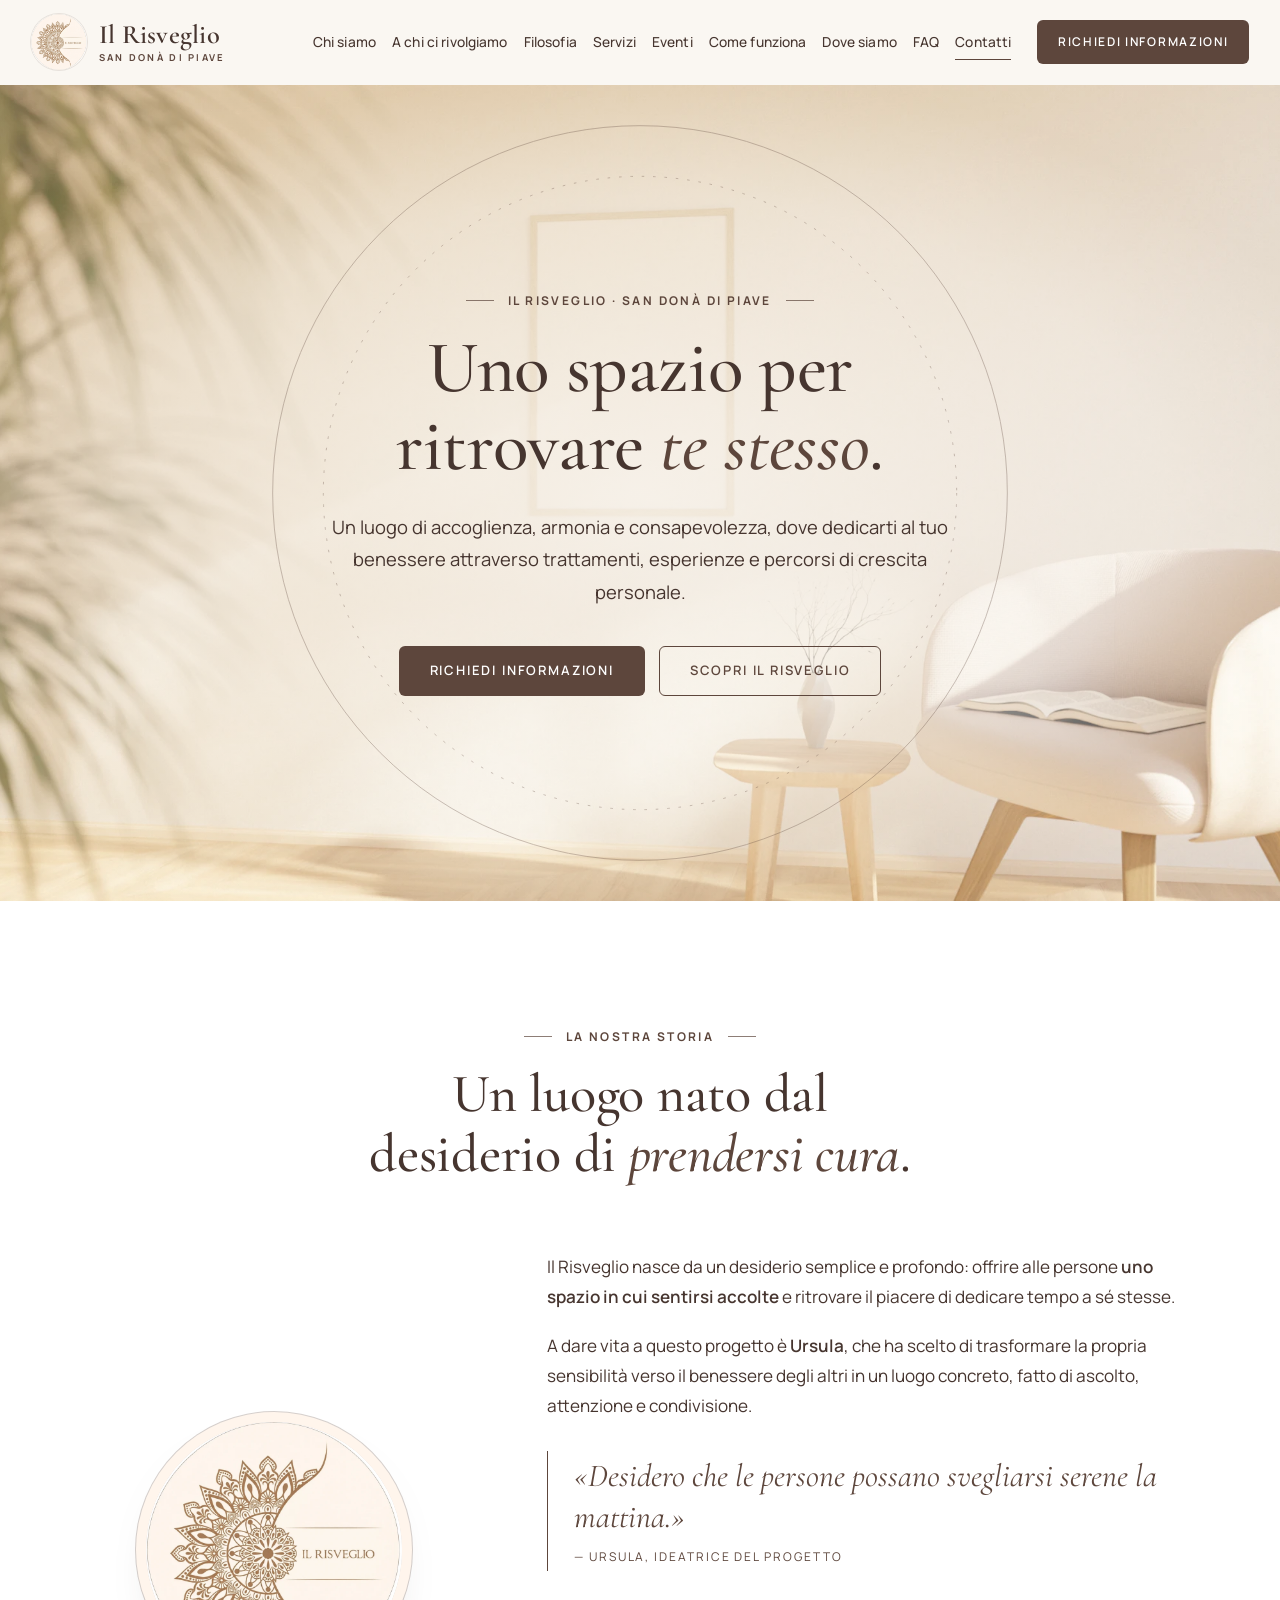
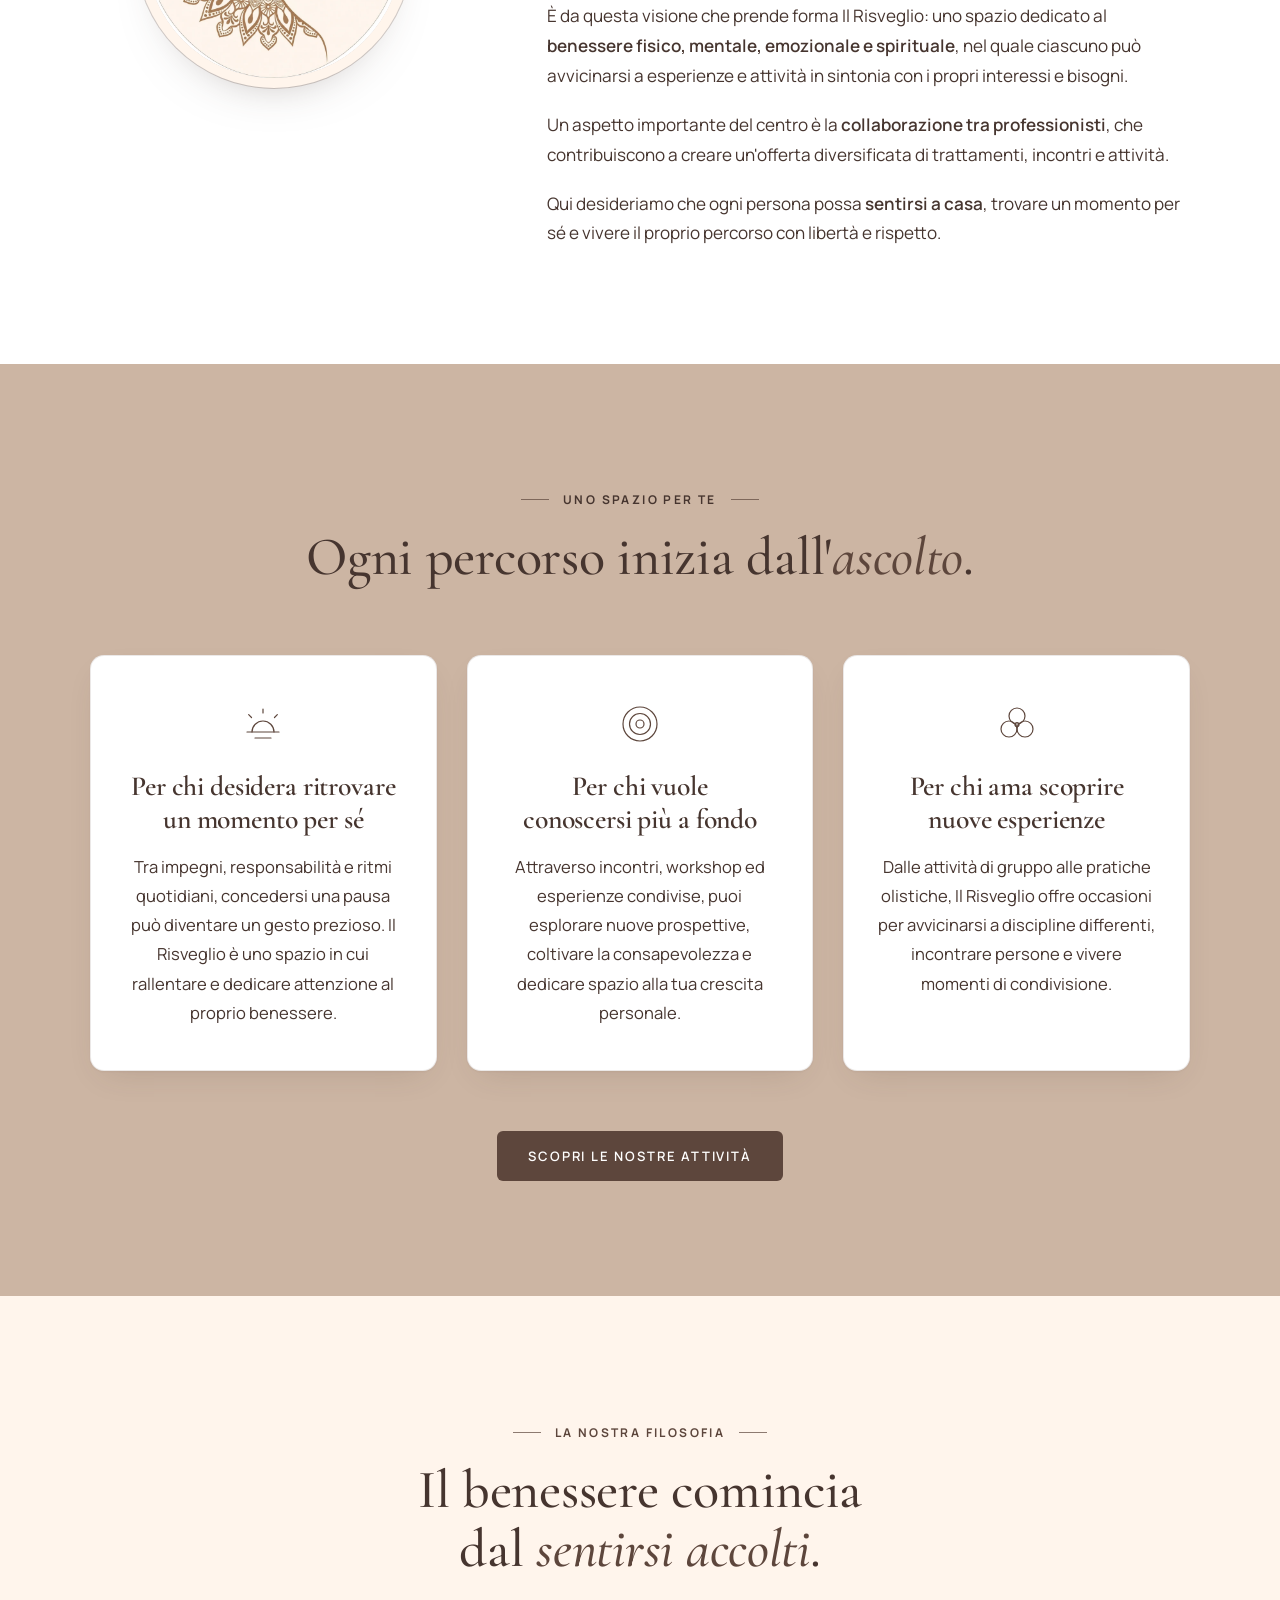
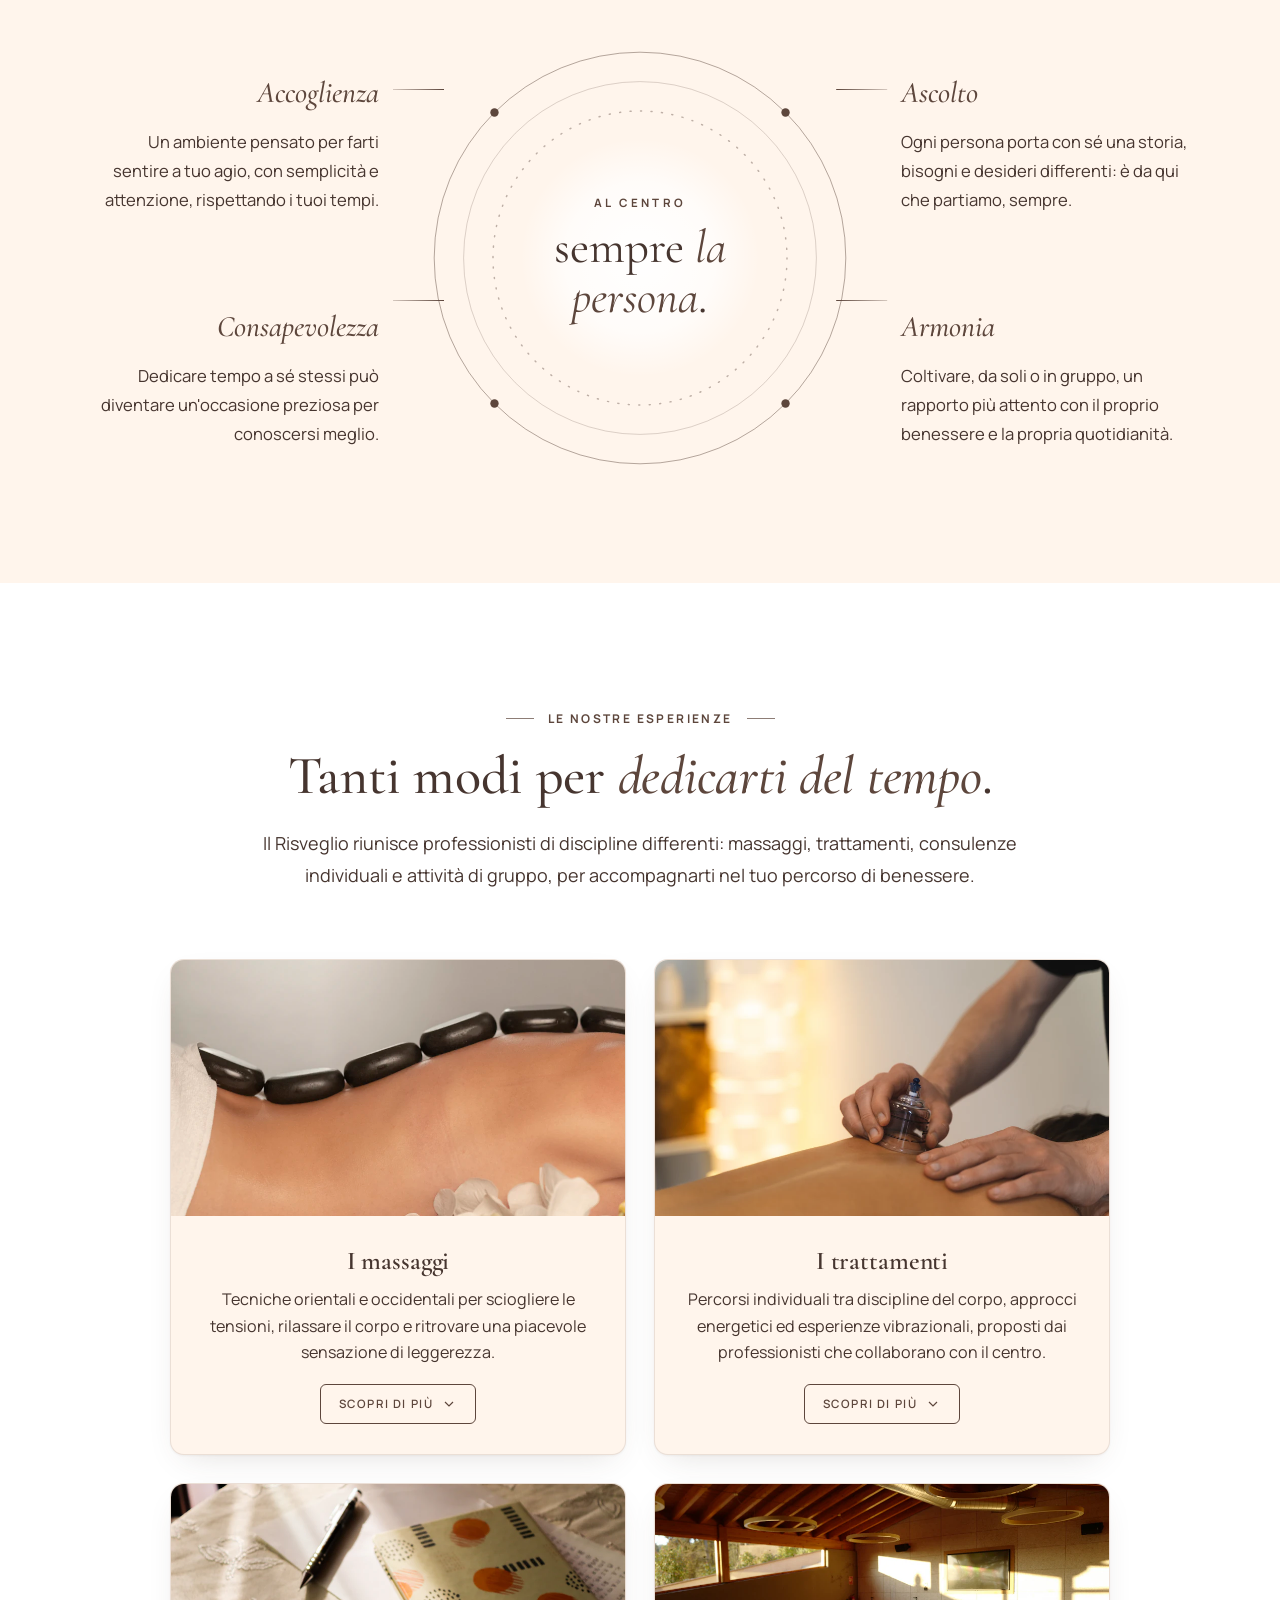
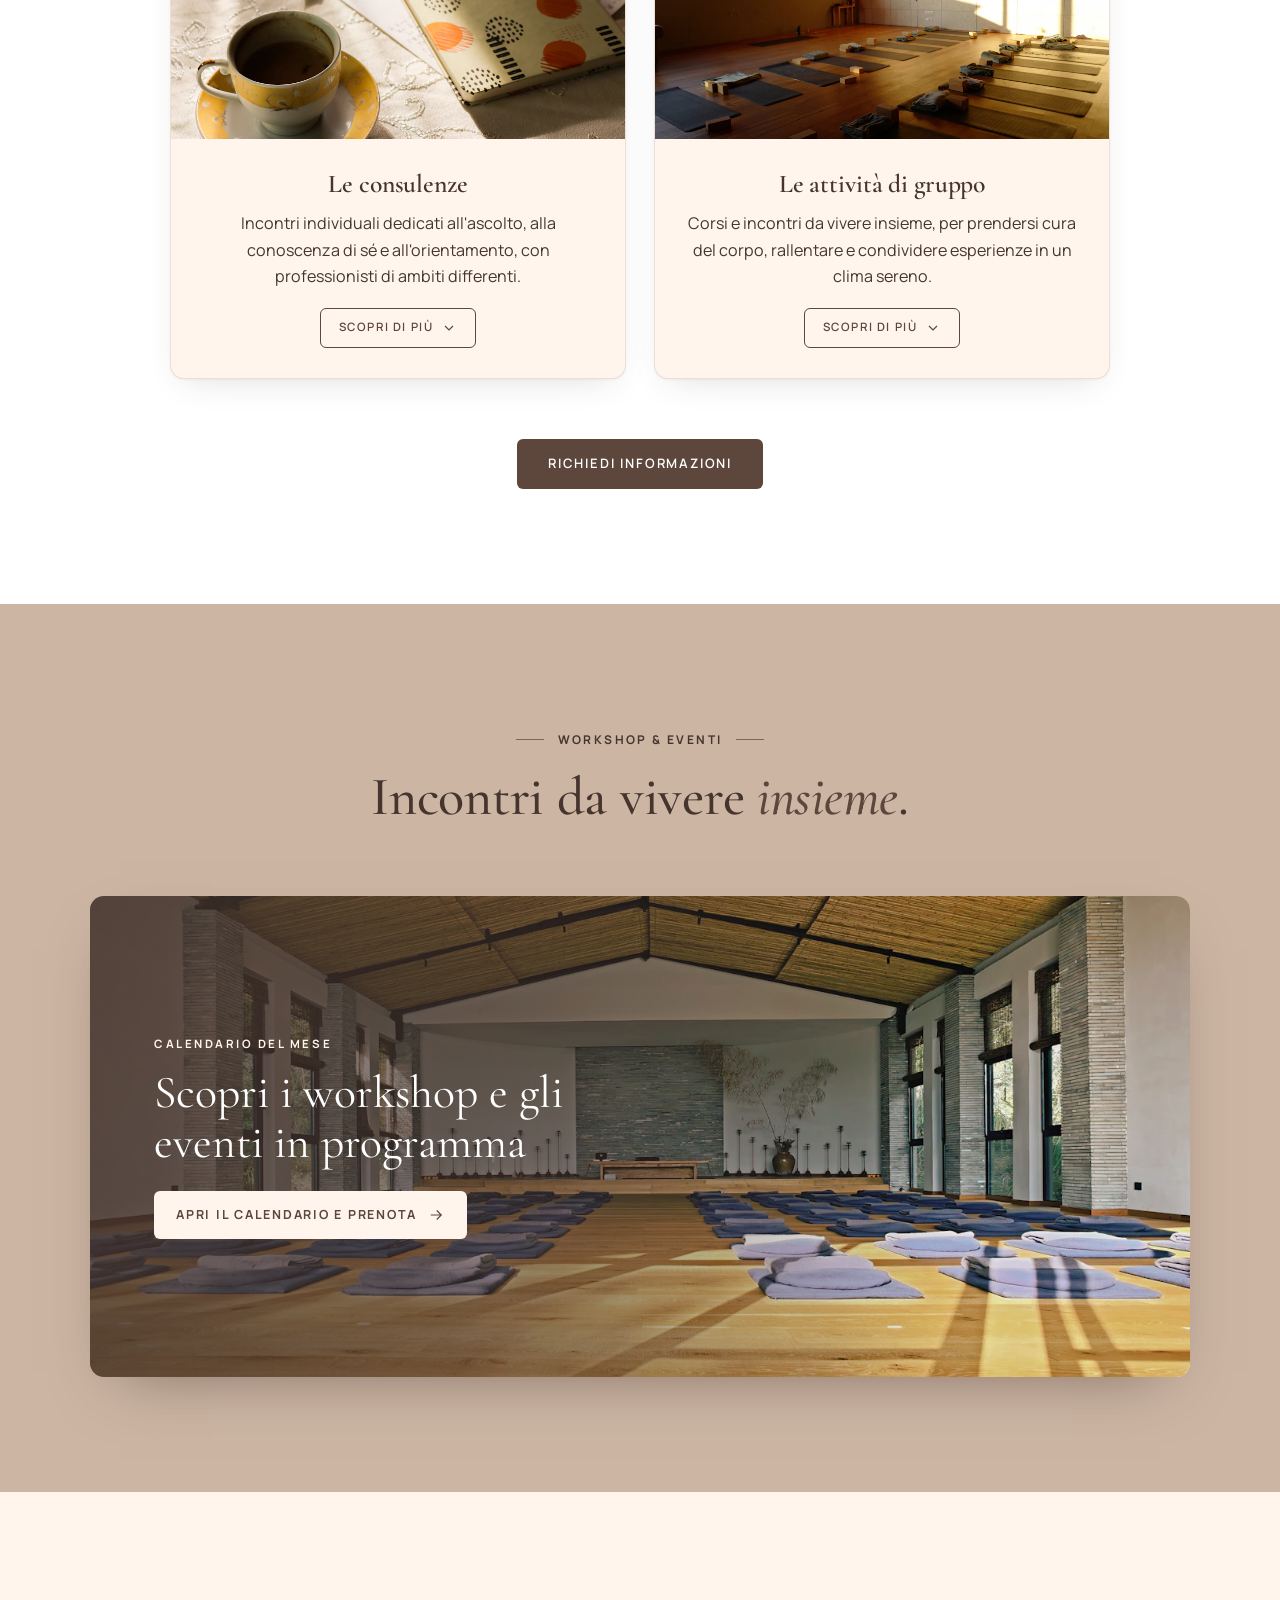
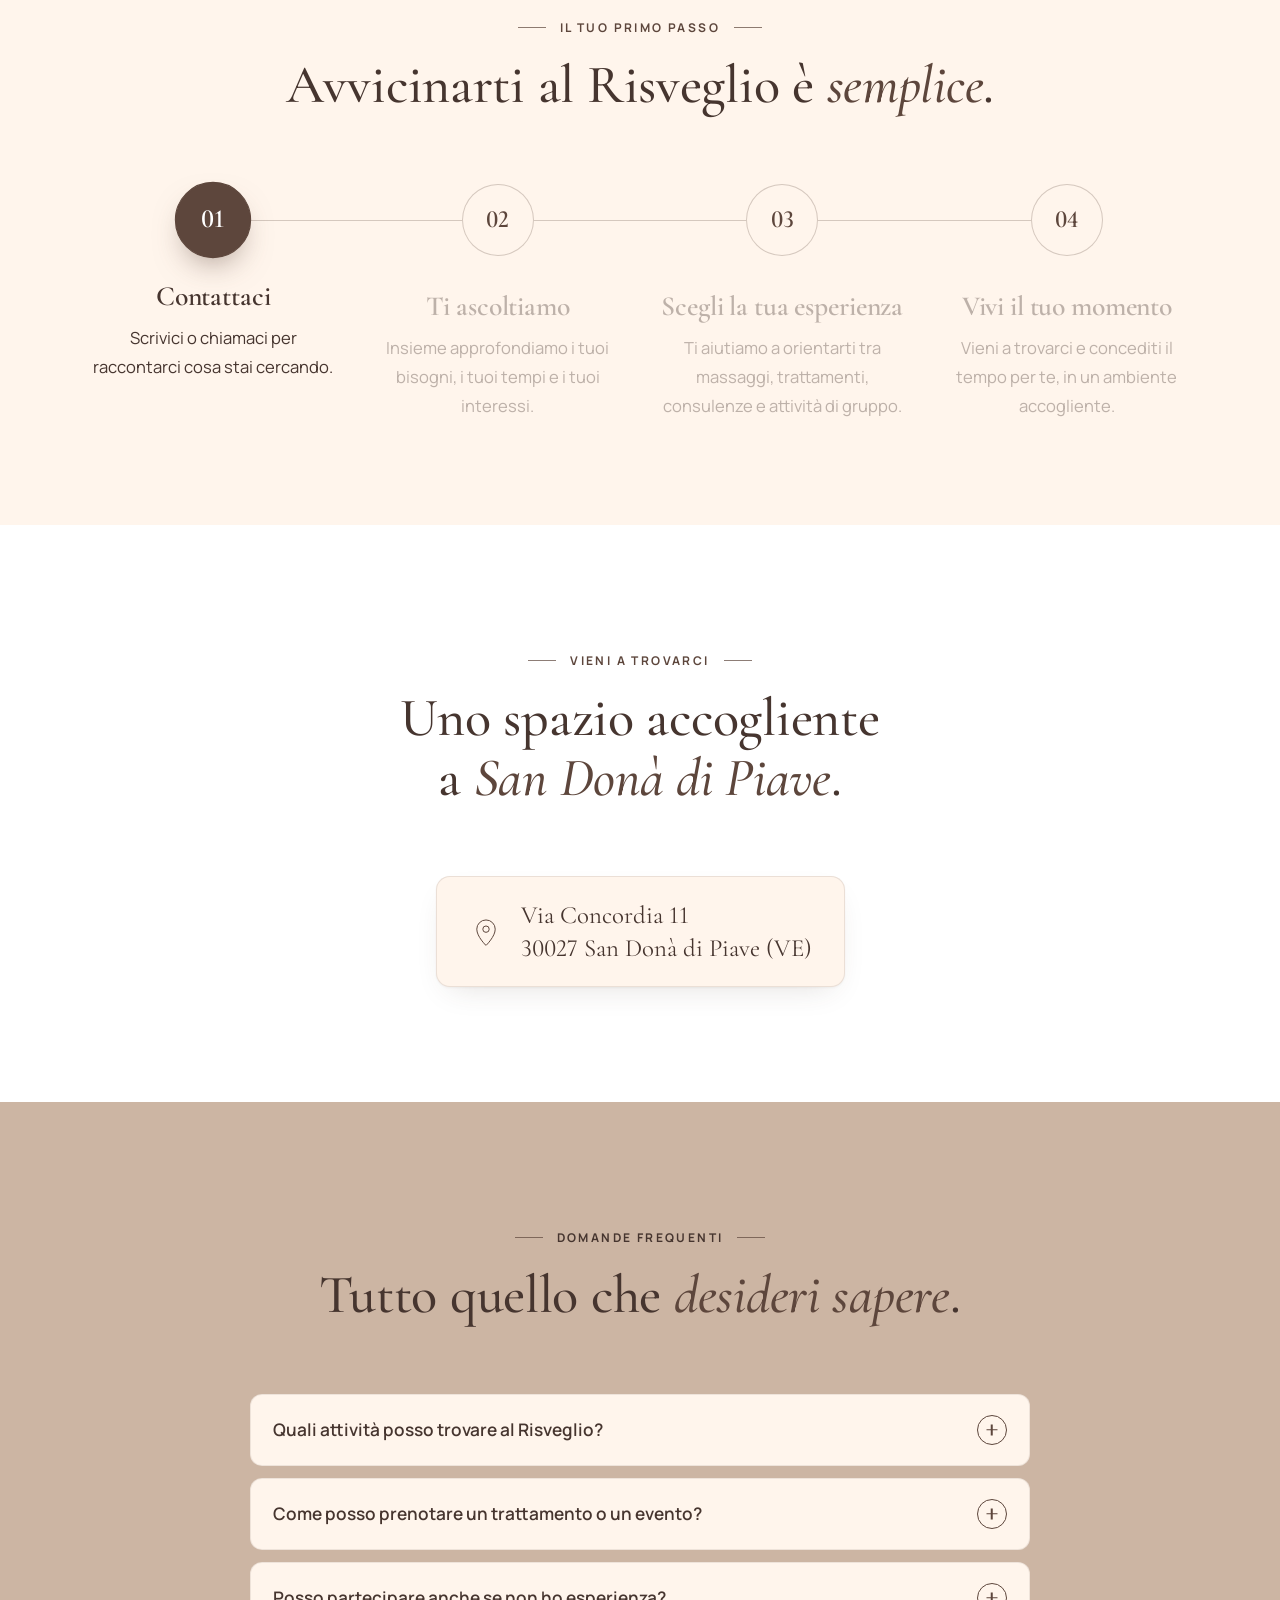
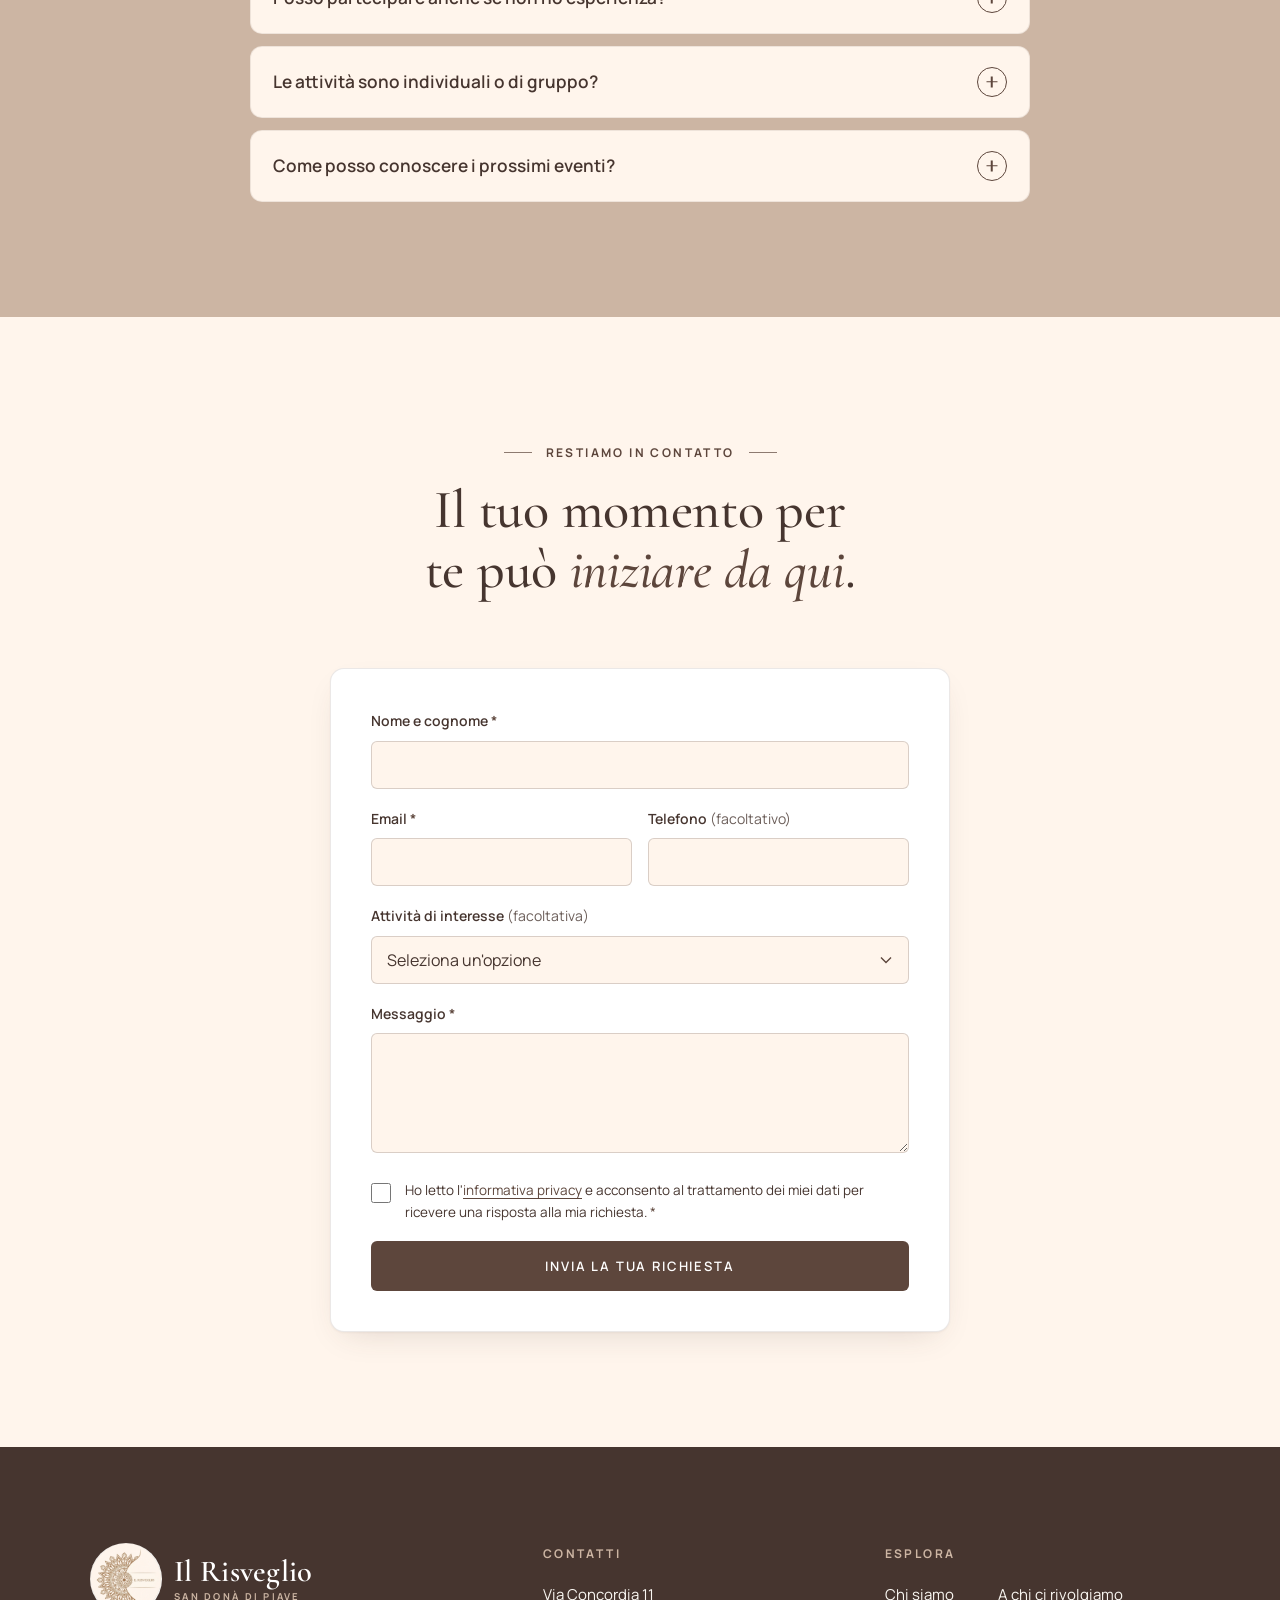
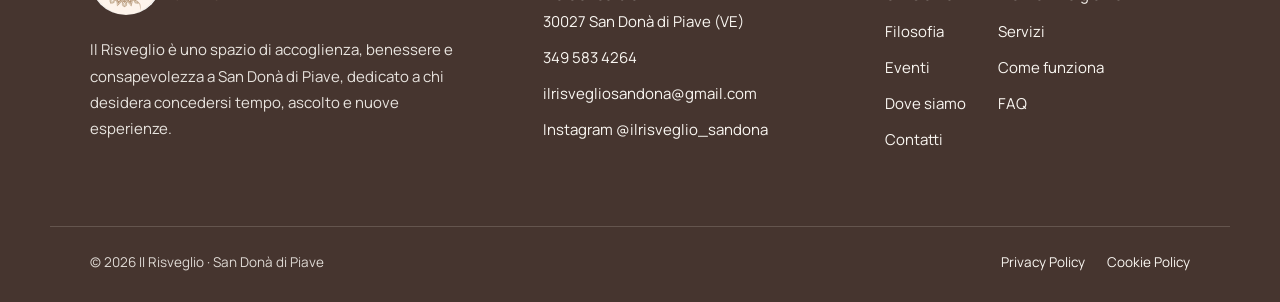
<file: index.html>
<!doctype html>
<html lang="it">
<head>
  <meta charset="utf-8">
  <meta name="viewport" content="width=device-width, initial-scale=1">
  <title>Il Risveglio | Benessere e Crescita Personale a San Donà di Piave</title>
  <meta name="description" content="Scopri Il Risveglio a San Donà di Piave: uno spazio accogliente dedicato al benessere, alla consapevolezza, ai trattamenti e alle esperienze di gruppo.">
  <meta name="theme-color" content="#FAF7F2">
  <!-- TODO: impostare il dominio definitivo -->
  <link rel="canonical" href="https://www.example.com/">
  <meta property="og:type" content="website">
  <meta property="og:locale" content="it_IT">
  <meta property="og:title" content="Il Risveglio · Benessere e crescita personale a San Donà di Piave">
  <meta property="og:description" content="Uno spazio di accoglienza, armonia e consapevolezza: massaggi, trattamenti, consulenze, attività di gruppo, workshop ed eventi.">
  <meta property="og:image" content="assets/logo-il-risveglio.webp">
  <link rel="icon" href="assets/logo-il-risveglio.webp" type="image/webp">

  <!-- Font: per la massima conformità GDPR si consiglia di ospitarli in locale (vedi README) -->
  <link rel="preconnect" href="https://fonts.googleapis.com">
  <link rel="preconnect" href="https://fonts.gstatic.com" crossorigin>
  <link rel="stylesheet" href="https://fonts.googleapis.com/css2?family=Cormorant+Garamond:ital,wght@0,500;0,600;1,500&family=Manrope:wght@400;500;600;700&display=swap">

  <link rel="preload" as="image" href="assets/img/hero-1920.webp" imagesrcset="assets/img/hero-720.webp 720w, assets/img/hero-1200.webp 1200w, assets/img/hero-1920.webp 1920w" imagesizes="100vw" fetchpriority="high">
  <link rel="stylesheet" href="css/style.css">
  <script>document.documentElement.classList.add('js')</script>

  <script type="application/ld+json">
  {
    "@context": "https://schema.org",
    "@type": "LocalBusiness",
    "name": "Il Risveglio",
    "description": "Spazio di benessere, armonia e crescita personale a San Donà di Piave.",
    "image": "assets/logo-il-risveglio.webp",
    "telephone": "+39 349 583 4264",
    "email": "ilrisvegliosandona@gmail.com",
    "address": {
      "@type": "PostalAddress",
      "streetAddress": "Via Concordia 11",
      "postalCode": "30027",
      "addressLocality": "San Donà di Piave",
      "addressRegion": "VE",
      "addressCountry": "IT"
    },
    "sameAs": ["https://www.instagram.com/ilrisveglio_sandona/"]
  }
  </script>
</head>
<body>
  <a class="skip-link" href="#main">Vai al contenuto</a>

  <!-- 1 · HEADER -->
  <header class="site-header" id="top">
    <div class="header-inner">
      <a class="brand" href="#top" aria-label="Il Risveglio, San Donà di Piave — torna all'inizio">
        <img src="assets/logo-il-risveglio.webp" alt="" width="56" height="56">
        <span class="brand-text" aria-hidden="true">
          <span class="brand-name">Il Risveglio</span>
          <span class="brand-place">San Donà di Piave</span>
        </span>
      </a>

      <nav class="main-nav" id="main-nav" aria-label="Navigazione principale">
        <ul>
          <li><a href="#chi-siamo">Chi siamo</a></li>
          <li><a href="#per-chi">A chi ci rivolgiamo</a></li>
          <li><a href="#filosofia">Filosofia</a></li>
          <li><a href="#servizi">Servizi</a></li>
          <li><a href="#eventi">Eventi</a></li>
          <li><a href="#come-funziona">Come funziona</a></li>
          <li><a href="#dove-siamo">Dove siamo</a></li>
          <li><a href="#faq">FAQ</a></li>
          <li><a href="#contatti">Contatti</a></li>
        </ul>
        <a class="btn btn-primary nav-cta-mobile" href="#contatti">Richiedi informazioni</a>
      </nav>

      <a class="btn btn-primary btn-sm header-cta" href="#contatti">Richiedi informazioni</a>

      <button class="nav-toggle" type="button" aria-controls="main-nav" aria-expanded="false">
        <span class="sr-only">Apri il menu</span>
        <span class="nav-toggle-bars" aria-hidden="true"></span>
      </button>
    </div>
  </header>

  <main id="main">

    <!-- 2 · HERO -->
    <section class="hero" aria-labelledby="hero-title">
      <picture class="hero-media" aria-hidden="true">
        <img src="assets/img/hero-1920.webp"
             srcset="assets/img/hero-720.webp 720w, assets/img/hero-1200.webp 1200w, assets/img/hero-1920.webp 1920w"
             sizes="100vw" alt="" width="1920" height="1100" fetchpriority="high">
      </picture>
      <div class="hero-overlay" aria-hidden="true"></div>
      <svg class="hero-arcs" viewBox="0 0 600 600" aria-hidden="true" focusable="false">
        <circle cx="300" cy="300" r="290" />
        <circle cx="300" cy="300" r="250" stroke-dasharray="2 7" />
      </svg>

      <div class="container hero-content">
        <p class="eyebrow">Il Risveglio · San Donà di Piave</p>
        <h1 id="hero-title">Uno spazio per ritrovare <em>te stesso</em>.</h1>
        <p class="hero-lead">Un luogo di accoglienza, armonia e consapevolezza, dove dedicarti al tuo benessere attraverso trattamenti, esperienze e percorsi di crescita personale.</p>
        <div class="btn-row">
          <a class="btn btn-primary" href="#contatti">Richiedi informazioni</a>
          <a class="btn btn-ghost" href="#chi-siamo">Scopri Il Risveglio</a>
        </div>
      </div>
    </section>

    <!-- 3 · CHI SIAMO -->
    <section class="section bg-white" id="chi-siamo" aria-labelledby="chi-title">
      <div class="container about">
        <header class="section-head about-head reveal">
          <p class="eyebrow">La nostra storia</p>
          <h2 id="chi-title">Un luogo nato dal desiderio di <em>prendersi cura</em>.</h2>
        </header>

        <div class="about-logo reveal">
          <img src="assets/logo-il-risveglio.webp" alt="Logo Il Risveglio" width="260" height="260" loading="lazy" decoding="async">
        </div>

        <div class="about-text reveal">
          <p>Il Risveglio nasce da un desiderio semplice e profondo: offrire alle persone <strong>uno spazio in cui sentirsi accolte</strong> e ritrovare il piacere di dedicare tempo a sé stesse.</p>
          <p>A dare vita a questo progetto è <strong>Ursula</strong>, che ha scelto di trasformare la propria sensibilità verso il benessere degli altri in un luogo concreto, fatto di ascolto, attenzione e condivisione.</p>
          <blockquote class="quote">
            <p>«Desidero che le persone possano svegliarsi serene la mattina.»</p>
            <footer>— Ursula, ideatrice del progetto</footer>
          </blockquote>
          <p>È da questa visione che prende forma Il Risveglio: uno spazio dedicato al <strong>benessere fisico, mentale, emozionale e spirituale</strong>, nel quale ciascuno può avvicinarsi a esperienze e attività in sintonia con i propri interessi e bisogni.</p>
          <p>Un aspetto importante del centro è la <strong>collaborazione tra professionisti</strong>, che contribuiscono a creare un'offerta diversificata di trattamenti, incontri e attività.</p>
          <p>Qui desideriamo che ogni persona possa <strong>sentirsi a casa</strong>, trovare un momento per sé e vivere il proprio percorso con libertà e rispetto.</p>
        </div>
      </div>
    </section>

    <!-- 4 · A CHI CI RIVOLGIAMO -->
    <section class="section bg-clay" id="per-chi" aria-labelledby="perchi-title">
      <div class="container">
        <header class="section-head reveal">
          <p class="eyebrow">Uno spazio per te</p>
          <h2 id="perchi-title">Ogni percorso inizia dall'<em>ascolto</em>.</h2>
        </header>

        <div class="cards-3">
          <article class="card card-audience reveal">
            <svg class="card-icon" viewBox="0 0 48 48" aria-hidden="true" focusable="false">
              <path d="M8 32h32" /><path d="M13 32a11 11 0 0 1 22 0" /><path d="M24 13v-4M12.5 17.5l-2.8-2.8M35.5 17.5l2.8-2.8" /><path d="M16 38h16" />
            </svg>
            <h3>Per chi desidera ritrovare un momento per sé</h3>
            <p>Tra impegni, responsabilità e ritmi quotidiani, concedersi una pausa può diventare un gesto prezioso. Il Risveglio è uno spazio in cui rallentare e dedicare attenzione al proprio benessere.</p>
          </article>
          <article class="card card-audience reveal">
            <svg class="card-icon" viewBox="0 0 48 48" aria-hidden="true" focusable="false">
              <circle cx="24" cy="24" r="17" /><circle cx="24" cy="24" r="10.5" /><circle cx="24" cy="24" r="4" />
            </svg>
            <h3>Per chi vuole conoscersi più a fondo</h3>
            <p>Attraverso incontri, workshop ed esperienze condivise, puoi esplorare nuove prospettive, coltivare la consapevolezza e dedicare spazio alla tua crescita personale.</p>
          </article>
          <article class="card card-audience reveal">
            <svg class="card-icon" viewBox="0 0 48 48" aria-hidden="true" focusable="false">
              <circle cx="24" cy="16" r="8" /><circle cx="16" cy="29" r="8" /><circle cx="32" cy="29" r="8" /><circle cx="24" cy="24.5" r="2" />
            </svg>
            <h3>Per chi ama scoprire nuove esperienze</h3>
            <p>Dalle attività di gruppo alle pratiche olistiche, Il Risveglio offre occasioni per avvicinarsi a discipline differenti, incontrare persone e vivere momenti di condivisione.</p>
          </article>
        </div>

        <div class="section-cta reveal">
          <a class="btn btn-primary" href="#servizi">Scopri le nostre attività</a>
        </div>
      </div>
    </section>

    <!-- 5 · LA NOSTRA FILOSOFIA -->
    <section class="section bg-cream" id="filosofia" aria-labelledby="filosofia-title">
      <div class="container">
        <header class="section-head reveal">
          <p class="eyebrow">La nostra filosofia</p>
          <h2 id="filosofia-title">Il benessere comincia dal <em>sentirsi accolti</em>.</h2>
        </header>

        <div class="orbit">
          <div class="orbit-core reveal">
            <svg class="orbit-rings" viewBox="0 0 400 400" aria-hidden="true" focusable="false">
              <circle class="ring ring-1" cx="200" cy="200" r="196" pathLength="1" />
              <circle class="ring ring-2" cx="200" cy="200" r="168" pathLength="1" />
              <circle class="ring ring-dots" cx="200" cy="200" r="140" />
              <g class="orbit-nodes">
                <circle cx="61.4" cy="61.4" r="4" /><circle cx="338.6" cy="61.4" r="4" />
                <circle cx="61.4" cy="338.6" r="4" /><circle cx="338.6" cy="338.6" r="4" />
              </g>
            </svg>
            <div class="orbit-text">
              <span class="orbit-kicker">Al centro</span>
              <p>sempre <em>la persona</em>.</p>
            </div>
          </div>

          <ul class="orbit-points" role="list">
            <li class="op op-tl reveal"><strong>Accoglienza</strong><p>Un ambiente pensato per farti sentire a tuo agio, con semplicità e attenzione, rispettando i tuoi tempi.</p></li>
            <li class="op op-tr reveal"><strong>Ascolto</strong><p>Ogni persona porta con sé una storia, bisogni e desideri differenti: è da qui che partiamo, sempre.</p></li>
            <li class="op op-bl reveal"><strong>Consapevolezza</strong><p>Dedicare tempo a sé stessi può diventare un'occasione preziosa per conoscersi meglio.</p></li>
            <li class="op op-br reveal"><strong>Armonia</strong><p>Coltivare, da soli o in gruppo, un rapporto più attento con il proprio benessere e la propria quotidianità.</p></li>
          </ul>
        </div>
      </div>
    </section>

    <!-- 6 · I SERVIZI -->
    <section class="section bg-white" id="servizi" aria-labelledby="servizi-title">
      <div class="container">
        <header class="section-head reveal">
          <p class="eyebrow">Le nostre esperienze</p>
          <h2 id="servizi-title">Tanti modi per <em>dedicarti del tempo</em>.</h2>
          <p class="section-lead">Il Risveglio riunisce professionisti di discipline differenti: massaggi, trattamenti, consulenze individuali e attività di gruppo, per accompagnarti nel tuo percorso di benessere.</p>
        </header>

        <div class="cards-2">
          <article class="card card-service reveal">
            <div class="card-media">
              <img src="assets/img/massaggi-480.webp" srcset="assets/img/massaggi-480.webp 480w, assets/img/massaggi-900.webp 900w" sizes="(min-width: 860px) 540px, 92vw"
                   alt="Immagine illustrativa: pietre calde disposte lungo la schiena durante un massaggio, con fiori di orchidea" width="900" height="600" loading="lazy" decoding="async">
            </div>
            <div class="card-body">
              <h3>I massaggi</h3>
              <p class="card-desc">Tecniche orientali e occidentali per sciogliere le tensioni, rilassare il corpo e ritrovare una piacevole sensazione di leggerezza.</p>
              <button type="button" class="btn btn-ghost btn-sm svc-toggle" aria-expanded="false">
                <span class="svc-toggle-label">Scopri di più</span>
                <svg viewBox="0 0 24 24" aria-hidden="true" focusable="false"><path d="M6 9l6 6 6-6" /></svg>
              </button>
              <div class="svc-more" hidden>
              <p class="svc-label">Le proposte</p>
              <ul class="svc-list" role="list">
                <li>Decontratturante</li><li>Olistico</li><li>Rilassante</li><li>Thailandese</li><li>Bamboo massage</li><li>Amazzonico</li><li>Maori</li><li>Thai oil</li><li>Madera massage</li><li>Californiano</li><li>Sportivo</li><li>Lomi-Lomi</li><li>Connettivale</li><li>Raindrop</li><li>Linfatico</li><li>Thai herbal</li><li>Kirei-Kobido</li><li>Compress</li><li>Tui-Na</li><li>Riequilibrio vagus</li><li>Hot stone massage</li><li>Riflessologia plantare</li><li>Yoga face</li><li>Drenante</li><li>Candle massage</li><li>Cuoio capelluto</li><li>Sedia ergonomica</li>
              </ul>
              </div>
            </div>
          </article>

          <article class="card card-service reveal">
            <div class="card-media">
              <img src="assets/img/trattamenti-480.webp" srcset="assets/img/trattamenti-480.webp 480w, assets/img/trattamenti-900.webp 900w" sizes="(min-width: 860px) 540px, 92vw"
                   alt="Immagine illustrativa: mani di un operatore durante un trattamento di coppettazione sulla schiena" width="900" height="600" loading="lazy" decoding="async">
            </div>
            <div class="card-body">
              <h3>I trattamenti</h3>
              <p class="card-desc">Percorsi individuali tra discipline del corpo, approcci energetici ed esperienze vibrazionali, proposti dai professionisti che collaborano con il centro.</p>
              <button type="button" class="btn btn-ghost btn-sm svc-toggle" aria-expanded="false">
                <span class="svc-toggle-label">Scopri di più</span>
                <svg viewBox="0 0 24 24" aria-hidden="true" focusable="false"><path d="M6 9l6 6 6-6" /></svg>
              </button>
              <div class="svc-more" hidden>
              <p class="svc-label">Le proposte</p>
              <ul class="svc-list" role="list">
                <li>Osteopatia</li><li>Pulizia</li><li>Biorisonanza</li><li>Campo aurico</li><li>Pancafit – Raggi Method</li><li>Metamorfico</li><li>Massoterapia</li><li>Access Bars</li><li>Postura</li><li>Reiki</li><li>Shiatsu</li><li>ThetaHealing</li><li>Pranoterapia</li><li>Coppettazione</li><li>Moxa</li><li>Radiestesia</li><li>Riequilibrio</li><li>Massaggio sonoro</li><li>Vibrazionale</li><li>Energetico</li><li>Pranic Healing</li>
              </ul>
              </div>
            </div>
          </article>

          <article class="card card-service reveal">
            <div class="card-media">
              <img src="assets/img/consulenze-480.webp" srcset="assets/img/consulenze-480.webp 480w, assets/img/consulenze-900.webp 900w" sizes="(min-width: 860px) 540px, 92vw"
                   alt="Immagine illustrativa: tazza di tè e quaderno aperto su un tavolo alla luce naturale" width="900" height="600" loading="lazy" decoding="async">
            </div>
            <div class="card-body">
              <h3>Le consulenze</h3>
              <p class="card-desc">Incontri individuali dedicati all'ascolto, alla conoscenza di sé e all'orientamento, con professionisti di ambiti differenti.</p>
              <button type="button" class="btn btn-ghost btn-sm svc-toggle" aria-expanded="false">
                <span class="svc-toggle-label">Scopri di più</span>
                <svg viewBox="0 0 24 24" aria-hidden="true" focusable="false"><path d="M6 9l6 6 6-6" /></svg>
              </button>
              <div class="svc-more" hidden>
              <p class="svc-label">Le proposte</p>
              <ul class="svc-list" role="list">
                <li>Nutrizione e BIA</li><li>Psicoterapia e ipnosi</li><li>Coaching</li><li>Interpretazione tema natale astrologico</li><li>Numerologia</li><li>Purificazione</li><li>Albero genealogico</li><li>Parapsicologia</li><li>Lettura registri akashici</li><li>Lettura tarologica e di carte intuitive</li><li>Costellazioni individuali e di gruppo</li>
              </ul>
              </div>
            </div>
          </article>

          <article class="card card-service reveal">
            <div class="card-media">
              <img src="assets/img/gruppo-480.webp" srcset="assets/img/gruppo-480.webp 480w, assets/img/gruppo-900.webp 900w" sizes="(min-width: 860px) 540px, 92vw"
                   alt="Immagine illustrativa: sala luminosa con tappetini da yoga pronti per un'attività di gruppo" width="900" height="600" loading="lazy" decoding="async">
            </div>
            <div class="card-body">
              <h3>Le attività di gruppo</h3>
              <p class="card-desc">Corsi e incontri da vivere insieme, per prendersi cura del corpo, rallentare e condividere esperienze in un clima sereno.</p>
              <button type="button" class="btn btn-ghost btn-sm svc-toggle" aria-expanded="false">
                <span class="svc-toggle-label">Scopri di più</span>
                <svg viewBox="0 0 24 24" aria-hidden="true" focusable="false"><path d="M6 9l6 6 6-6" /></svg>
              </button>
              <div class="svc-more" hidden>
              <p class="svc-label">Le proposte</p>
              <ul class="svc-list" role="list">
                <li>Ginnastica dolce</li><li>Ginnastica posturale</li><li>Pavimento pelvico</li><li>Yoga adulti</li><li>Yoga bimbi</li><li>Meditazione</li><li>Bagno di suoni</li><li>Corsi e seminari</li>
              </ul>
              </div>
            </div>
          </article>
        </div>

        <div class="section-cta reveal">
          <a class="btn btn-primary" href="#contatti">Richiedi informazioni</a>
        </div>
      </div>
    </section>

    <!-- 7 · WORKSHOP & EVENTI -->
    <section class="section bg-clay" id="eventi" aria-labelledby="eventi-title">
      <div class="container">
        <header class="section-head reveal">
          <p class="eyebrow">Workshop &amp; Eventi</p>
          <h2 id="eventi-title">Incontri da vivere <em>insieme</em>.</h2>
        </header>

        <button type="button" class="event-banner reveal" data-open-calendar aria-haspopup="dialog">
          <img src="assets/img/eventi-800.webp" srcset="assets/img/eventi-800.webp 800w, assets/img/eventi-1400.webp 1400w" sizes="(min-width: 1180px) 1100px, 94vw"
               alt="" width="1400" height="640" loading="lazy" decoding="async">
          <span class="event-banner-shade" aria-hidden="true"></span>
          <span class="event-banner-content">
            <span class="event-banner-kicker">Calendario del mese</span>
            <span class="event-banner-title">Scopri i workshop e gli eventi in programma</span>
            <span class="event-banner-cta">Apri il calendario e prenota
              <svg viewBox="0 0 24 24" aria-hidden="true" focusable="false"><path d="M5 12h14M13 6l6 6-6 6" /></svg>
            </span>
          </span>
        </button>
      </div>
    </section>

    <!-- Calendario eventi (finestra modale) -->
    <dialog class="cal-dialog" id="cal-dialog" aria-labelledby="cal-title">
      <div class="cal-shell">
        <button type="button" class="cal-close" data-close-calendar><span class="sr-only">Chiudi il calendario</span><span aria-hidden="true">×</span></button>

        <!-- Vista calendario -->
        <div class="cal-view" data-view="calendar">
          <p class="eyebrow">Workshop &amp; Eventi</p>
          <h2 class="cal-title" id="cal-title">Calendario eventi</h2>
          <p class="cal-demo-note" hidden>Modalità dimostrativa: gli eventi mostrati sono esempi e non appuntamenti reali.</p>

          <div class="cal-head">
            <button type="button" class="cal-nav" data-cal-prev><span class="sr-only">Mese precedente</span><svg viewBox="0 0 24 24" aria-hidden="true"><path d="M15 6l-6 6 6 6" /></svg></button>
            <p class="cal-month" aria-live="polite"></p>
            <button type="button" class="cal-nav" data-cal-next><span class="sr-only">Mese successivo</span><svg viewBox="0 0 24 24" aria-hidden="true"><path d="M9 6l6 6-6 6" /></svg></button>
          </div>
          <div class="cal-grid" role="grid" aria-label="Giorni del mese"></div>

          <div class="cal-list" aria-live="polite"></div>
        </div>

        <!-- Vista prenotazione -->
        <div class="cal-view" data-view="booking" hidden>
          <button type="button" class="cal-back" data-cal-back>
            <svg viewBox="0 0 24 24" aria-hidden="true"><path d="M15 6l-6 6 6 6" /></svg> Torna al calendario
          </button>
          <p class="eyebrow">Prenotazione</p>
          <h2 class="cal-title" id="booking-title">Prenota il tuo posto</h2>
          <p class="booking-event"></p>

          <!--
            CONFIGURAZIONE PRENOTAZIONI
            Inserire in data-endpoint l'URL del servizio che riceve le prenotazioni (es. Formspree).
            Finché è vuoto la prenotazione NON viene simulata: si offre l'invio via email.
          -->
          <form class="booking-form" id="booking-form" data-endpoint="" novalidate>
            <input type="hidden" name="evento">
            <div class="field">
              <label for="b-nome">Nome e cognome <span class="req" aria-hidden="true">*</span></label>
              <input id="b-nome" name="nome" type="text" autocomplete="name" required maxlength="100">
              <p class="field-error" id="b-nome-err" hidden></p>
            </div>
            <div class="field-row">
              <div class="field">
                <label for="b-email">Email <span class="req" aria-hidden="true">*</span></label>
                <input id="b-email" name="email" type="email" autocomplete="email" required maxlength="150">
                <p class="field-error" id="b-email-err" hidden></p>
              </div>
              <div class="field">
                <label for="b-tel">Telefono <span class="req" aria-hidden="true">*</span></label>
                <input id="b-tel" name="telefono" type="tel" autocomplete="tel" inputmode="tel" required maxlength="30">
                <p class="field-error" id="b-tel-err" hidden></p>
              </div>
            </div>
            <div class="field">
              <label for="b-posti">Numero di partecipanti</label>
              <select id="b-posti" name="partecipanti">
                <option>1</option><option>2</option><option>3</option><option>4</option><option>5</option>
              </select>
            </div>
            <div class="hp" aria-hidden="true">
              <label for="b-website">Lascia vuoto questo campo</label>
              <input id="b-website" name="website" type="text" tabindex="-1" autocomplete="off">
            </div>
            <div class="field field-check">
              <input id="b-privacy" name="privacy" type="checkbox" required>
              <label for="b-privacy">Ho letto l'<a href="privacy.html">informativa privacy</a> e acconsento al trattamento dei miei dati per gestire la prenotazione. <span class="req" aria-hidden="true">*</span></label>
              <p class="field-error" id="b-privacy-err" hidden></p>
            </div>
            <button class="btn btn-primary btn-block" type="submit">Conferma la richiesta</button>
            <div class="form-status" role="status" aria-live="polite" tabindex="-1" hidden></div>
          </form>
        </div>
      </div>
    </dialog>

    <!-- 8 · COME FUNZIONA -->
    <section class="section bg-cream" id="come-funziona" aria-labelledby="come-title">
      <div class="container">
        <header class="section-head reveal">
          <p class="eyebrow">Il tuo primo passo</p>
          <h2 id="come-title">Avvicinarti al Risveglio è <em>semplice</em>.</h2>
        </header>

        <div class="journey" data-journey>
          <div class="journey-track" aria-hidden="true">
            <span class="journey-fill"></span>
            <span class="journey-spark"></span>
          </div>
          <ol class="journey-steps" role="list">
            <li class="jstep">
              <span class="jnode" aria-hidden="true"><span class="jnum">01</span></span>
              <h3>Contattaci</h3>
              <p>Scrivici o chiamaci per raccontarci cosa stai cercando.</p>
            </li>
            <li class="jstep">
              <span class="jnode" aria-hidden="true"><span class="jnum">02</span></span>
              <h3>Ti ascoltiamo</h3>
              <p>Insieme approfondiamo i tuoi bisogni, i tuoi tempi e i tuoi interessi.</p>
            </li>
            <li class="jstep">
              <span class="jnode" aria-hidden="true"><span class="jnum">03</span></span>
              <h3>Scegli la tua esperienza</h3>
              <p>Ti aiutiamo a orientarti tra massaggi, trattamenti, consulenze e attività di gruppo.</p>
            </li>
            <li class="jstep">
              <span class="jnode" aria-hidden="true"><span class="jnum">04</span></span>
              <h3>Vivi il tuo momento</h3>
              <p>Vieni a trovarci e concediti il tempo per te, in un ambiente accogliente.</p>
            </li>
          </ol>
        </div>
      </div>
    </section>

    <!-- 9 · DOVE SIAMO -->
    <section class="section bg-white" id="dove-siamo" aria-labelledby="dove-title">
      <div class="container">
        <header class="section-head reveal">
          <p class="eyebrow">Vieni a trovarci</p>
          <h2 id="dove-title">Uno spazio accogliente a <em>San Donà di Piave</em>.</h2>
        </header>

        <div class="address-box reveal">
          <svg viewBox="0 0 48 48" aria-hidden="true" focusable="false"><path d="M24 43s-13-12.5-13-23a13 13 0 0 1 26 0c0 10.5-13 23-13 23Z" /><circle cx="24" cy="20" r="4.5" /></svg>
          <address>Via Concordia 11<br>30027 San Donà di Piave (VE)</address>
        </div>
      </div>
    </section>

    <!-- 10 · FAQ -->
    <section class="section bg-clay" id="faq" aria-labelledby="faq-title">
      <div class="container container-narrow">
        <header class="section-head reveal">
          <p class="eyebrow">Domande frequenti</p>
          <h2 id="faq-title">Tutto quello che <em>desideri sapere</em>.</h2>
        </header>

        <div class="faq reveal">
          <div class="faq-item">
            <h3><button type="button" aria-expanded="false" aria-controls="faq-1" id="faq-1-btn">Quali attività posso trovare al Risveglio?<span class="faq-icon" aria-hidden="true"></span></button></h3>
            <div class="faq-panel" id="faq-1" role="region" aria-labelledby="faq-1-btn" hidden>
              <p>Proponiamo massaggi, trattamenti, consulenze individuali, attività di gruppo, workshop ed eventi dedicati al benessere e alla crescita personale. Le nostre proposte cambiano nel tempo: scrivici e ti diremo quelle disponibili in questo momento.</p>
            </div>
          </div>
          <div class="faq-item">
            <h3><button type="button" aria-expanded="false" aria-controls="faq-2" id="faq-2-btn">Come posso prenotare un trattamento o un evento?<span class="faq-icon" aria-hidden="true"></span></button></h3>
            <div class="faq-panel" id="faq-2" role="region" aria-labelledby="faq-2-btn" hidden>
              <p>Puoi chiamarci o scriverci: ti daremo noi tutte le informazioni sulle attività e sulle modalità di partecipazione. Per workshop ed eventi puoi anche richiedere il tuo posto direttamente dal nostro calendario qui sul sito.</p>
            </div>
          </div>
          <div class="faq-item">
            <h3><button type="button" aria-expanded="false" aria-controls="faq-3" id="faq-3-btn">Posso partecipare anche se non ho esperienza?<span class="faq-icon" aria-hidden="true"></span></button></h3>
            <div class="faq-panel" id="faq-3" role="region" aria-labelledby="faq-3-btn" hidden>
              <p>Molte delle nostre attività sono adatte anche a chi si avvicina per la prima volta. Contattaci: ti diremo noi se l'attività che ti interessa prevede requisiti particolari.</p>
            </div>
          </div>
          <div class="faq-item">
            <h3><button type="button" aria-expanded="false" aria-controls="faq-4" id="faq-4-btn">Le attività sono individuali o di gruppo?<span class="faq-icon" aria-hidden="true"></span></button></h3>
            <div class="faq-panel" id="faq-4" role="region" aria-labelledby="faq-4-btn" hidden>
              <p>Accogliamo sia percorsi individuali sia esperienze di gruppo. La modalità dipende dalla proposta e dal professionista che la conduce: saremo felici di aiutarti a scegliere quella più adatta a te.</p>
            </div>
          </div>
          <div class="faq-item">
            <h3><button type="button" aria-expanded="false" aria-controls="faq-5" id="faq-5-btn">Come posso conoscere i prossimi eventi?<span class="faq-icon" aria-hidden="true"></span></button></h3>
            <div class="faq-panel" id="faq-5" role="region" aria-labelledby="faq-5-btn" hidden>
              <p>Pubblichiamo workshop ed eventi nel nostro calendario qui sul sito e sul nostro profilo <a href="https://www.instagram.com/ilrisveglio_sandona/" target="_blank" rel="noopener">Instagram<span class="sr-only"> (nuova scheda)</span></a>. Puoi anche scriverci per ricevere informazioni sulle prossime date.</p>
            </div>
          </div>
        </div>
      </div>
    </section>

    <!-- 11 · CONTATTI -->
    <section class="section bg-cream" id="contatti" aria-labelledby="contatti-title">
      <div class="container">
        <header class="section-head reveal">
          <p class="eyebrow">Restiamo in contatto</p>
          <h2 id="contatti-title">Il tuo momento per te può <em>iniziare da qui</em>.</h2>
        </header>

        <!--
          CONFIGURAZIONE MODULO
          Inserire in data-endpoint l'URL del servizio che riceve i messaggi
          (es. Formspree: https://formspree.io/f/XXXXXXX, oppure uno script PHP sul proprio hosting).
          Finché data-endpoint è vuoto il modulo NON simula l'invio: mostra i contatti diretti.
        -->
        <form class="contact-form reveal" id="contact-form" data-endpoint="" novalidate>
          <div class="field">
            <label for="f-nome">Nome e cognome <span class="req" aria-hidden="true">*</span></label>
            <input id="f-nome" name="nome" type="text" autocomplete="name" required maxlength="100">
            <p class="field-error" id="f-nome-err" hidden></p>
          </div>
          <div class="field-row">
            <div class="field">
              <label for="f-email">Email <span class="req" aria-hidden="true">*</span></label>
              <input id="f-email" name="email" type="email" autocomplete="email" required maxlength="150">
              <p class="field-error" id="f-email-err" hidden></p>
            </div>
            <div class="field">
              <label for="f-tel">Telefono <span class="opt">(facoltativo)</span></label>
              <input id="f-tel" name="telefono" type="tel" autocomplete="tel" inputmode="tel" maxlength="30">
              <p class="field-error" id="f-tel-err" hidden></p>
            </div>
          </div>
          <div class="field">
            <label for="f-attivita">Attività di interesse <span class="opt">(facoltativa)</span></label>
            <select id="f-attivita" name="attivita">
              <option value="">Seleziona un'opzione</option>
              <option>Massaggi</option>
              <option>Trattamenti</option>
              <option>Consulenze</option>
              <option>Attività di gruppo</option>
              <option>Workshop ed eventi</option>
              <option>Non lo so ancora, vorrei un consiglio</option>
            </select>
          </div>
          <div class="field">
            <label for="f-msg">Messaggio <span class="req" aria-hidden="true">*</span></label>
            <textarea id="f-msg" name="messaggio" rows="4" required minlength="10" maxlength="2000"></textarea>
            <p class="field-error" id="f-msg-err" hidden></p>
          </div>

          <!-- Antispam: campo esca invisibile agli utenti -->
          <div class="hp" aria-hidden="true">
            <label for="f-website">Lascia vuoto questo campo</label>
            <input id="f-website" name="website" type="text" tabindex="-1" autocomplete="off">
          </div>

          <div class="field field-check">
            <input id="f-privacy" name="privacy" type="checkbox" required>
            <label for="f-privacy">Ho letto l'<a href="privacy.html">informativa privacy</a> e acconsento al trattamento dei miei dati per ricevere una risposta alla mia richiesta. <span class="req" aria-hidden="true">*</span></label>
            <p class="field-error" id="f-privacy-err" hidden></p>
          </div>

          <button class="btn btn-primary btn-block" type="submit">Invia la tua richiesta</button>
          <div class="form-status" role="status" aria-live="polite" tabindex="-1" hidden></div>
        </form>
      </div>
    </section>
  </main>

  <!-- 12 · FOOTER -->
  <footer class="site-footer">
    <div class="container footer-grid">
      <div class="footer-brand">
        <a class="brand brand-footer" href="#top" aria-label="Il Risveglio, San Donà di Piave — torna all'inizio">
          <img src="assets/logo-il-risveglio.webp" alt="" width="72" height="72" loading="lazy" decoding="async">
          <span class="brand-text" aria-hidden="true">
            <span class="brand-name">Il Risveglio</span>
            <span class="brand-place">San Donà di Piave</span>
          </span>
        </a>
        <p>Il Risveglio è uno spazio di accoglienza, benessere e consapevolezza a San Donà di Piave, dedicato a chi desidera concedersi tempo, ascolto e nuove esperienze.</p>
      </div>

      <div>
        <p class="footer-title">Contatti</p>
        <ul class="footer-list" role="list">
          <li>Via Concordia 11<br>30027 San Donà di Piave (VE)</li>
          <li><a href="tel:+393495834264">349 583 4264</a></li>
          <li><a href="mailto:ilrisvegliosandona@gmail.com">ilrisvegliosandona@gmail.com</a></li>
          <li><a href="https://www.instagram.com/ilrisveglio_sandona/" target="_blank" rel="noopener">Instagram @ilrisveglio_sandona<span class="sr-only"> (nuova scheda)</span></a></li>
        </ul>
      </div>

      <nav aria-label="Sezioni del sito">
        <p class="footer-title">Esplora</p>
        <ul class="footer-list footer-menu" role="list">
          <li><a href="#chi-siamo">Chi siamo</a></li>
          <li><a href="#per-chi">A chi ci rivolgiamo</a></li>
          <li><a href="#filosofia">Filosofia</a></li>
          <li><a href="#servizi">Servizi</a></li>
          <li><a href="#eventi">Eventi</a></li>
          <li><a href="#come-funziona">Come funziona</a></li>
          <li><a href="#dove-siamo">Dove siamo</a></li>
          <li><a href="#faq">FAQ</a></li>
          <li><a href="#contatti">Contatti</a></li>
        </ul>
      </nav>
    </div>

    <div class="container footer-bottom">
      <p>© <span data-year>2026</span> Il Risveglio · San Donà di Piave</p>
      <!-- Dati fiscali (P.IVA / ragione sociale) da inserire solo dopo verifica con il cliente -->
      <ul class="footer-legal" role="list">
        <li><a href="privacy.html">Privacy Policy</a></li>
        <li><a href="privacy.html#cookie">Cookie Policy</a></li>
      </ul>
    </div>
  </footer>

  <script src="js/eventi.js" defer></script>
  <script src="js/main.js" defer></script>
</body>
</html>
</file>
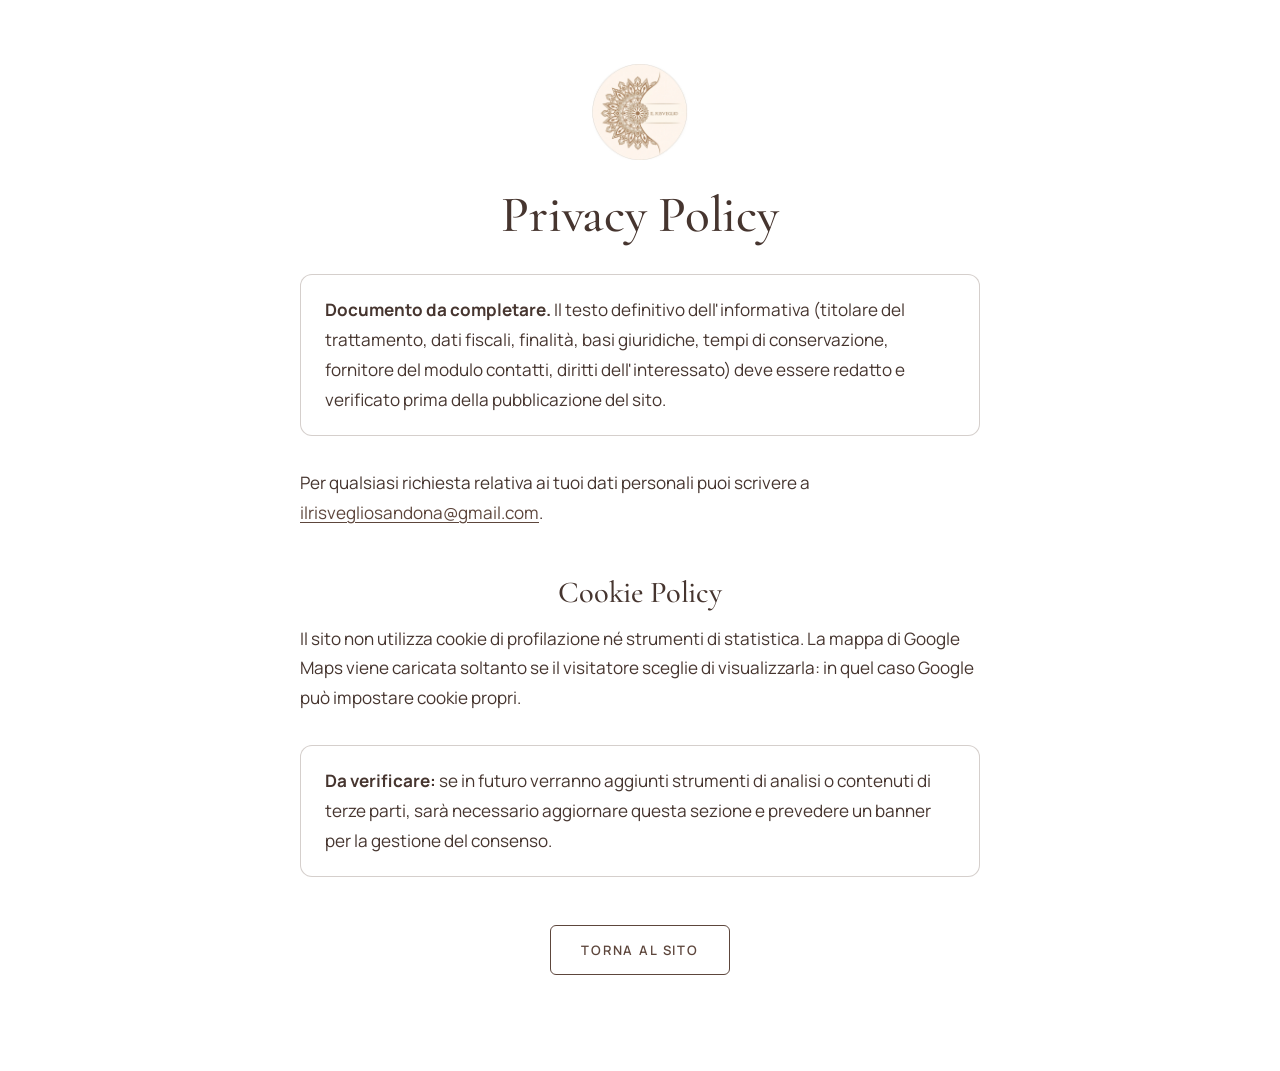
<file: privacy.html>
<!doctype html>
<html lang="it">
<head>
  <meta charset="utf-8">
  <meta name="viewport" content="width=device-width, initial-scale=1">
  <title>Privacy e Cookie Policy | Il Risveglio</title>
  <meta name="robots" content="noindex">
  <link rel="icon" href="assets/logo-il-risveglio.webp" type="image/webp">
  <link rel="preconnect" href="https://fonts.googleapis.com">
  <link rel="preconnect" href="https://fonts.gstatic.com" crossorigin>
  <link rel="stylesheet" href="https://fonts.googleapis.com/css2?family=Cormorant+Garamond:ital,wght@0,500;0,600;1,500&family=Manrope:wght@400;500;600;700&display=swap">
  <link rel="stylesheet" href="css/style.css">
  <style>
    .legal { max-width: 760px; margin: 0 auto; padding: 64px var(--gutter) 96px; }
    .legal h1 { font-size: clamp(2.2rem, 1.6rem + 2vw, 3.2rem); text-align: center; margin-bottom: 12px; }
    .legal h2 { font-size: 1.9rem; margin: 48px 0 14px; text-align: center; }
    .legal .notice { background: var(--white); border: 1px solid var(--line); border-radius: 12px; padding: 20px 24px; margin: 32px 0; }
    .legal .back { text-align: center; margin-top: 48px; }
  </style>
</head>
<body>
  <main class="legal">
    <p style="text-align:center"><a href="index.html"><img src="assets/logo-il-risveglio.webp" alt="Il Risveglio — torna alla home" width="96" height="96" style="margin:0 auto 28px"></a></p>
    <h1>Privacy Policy</h1>

    <div class="notice">
      <p><strong>Documento da completare.</strong> Il testo definitivo dell'informativa (titolare del trattamento, dati fiscali, finalità, basi giuridiche, tempi di conservazione, fornitore del modulo contatti, diritti dell'interessato) deve essere redatto e verificato prima della pubblicazione del sito.</p>
    </div>

    <p>Per qualsiasi richiesta relativa ai tuoi dati personali puoi scrivere a <a href="mailto:ilrisvegliosandona@gmail.com">ilrisvegliosandona@gmail.com</a>.</p>

    <h2 id="cookie">Cookie Policy</h2>
    <p>Il sito non utilizza cookie di profilazione né strumenti di statistica. La mappa di Google Maps viene caricata soltanto se il visitatore sceglie di visualizzarla: in quel caso Google può impostare cookie propri.</p>
    <div class="notice">
      <p><strong>Da verificare:</strong> se in futuro verranno aggiunti strumenti di analisi o contenuti di terze parti, sarà necessario aggiornare questa sezione e prevedere un banner per la gestione del consenso.</p>
    </div>

    <p class="back"><a class="btn btn-ghost" href="index.html">Torna al sito</a></p>
  </main>
</body>
</html>
</file>
<file: css/style.css>
/* ==========================================================
   IL RISVEGLIO — Holistic Editorial Luxury
   Sfondi sezione (alternati): #FFFFFF · #CCB5A3 · #FFF5EC
   Accenti e CTA: #5D463C
   Font: Cormorant Garamond (titoli) + Manrope (testi)
   ========================================================== */

:root {
  /* palette */
  --white: #FFFFFF;
  --clay: #CCB5A3;
  --cream: #FFF5EC;
  --ivory: #FAF7F2;
  --sand: #E9DED0;
  --accent: #5D463C;
  --cocoa: #46352F;

  --line: rgba(93, 70, 60, .26);
  --line-soft: rgba(93, 70, 60, .12);
  --shadow: 0 1px 2px rgba(70, 53, 47, .05), 0 12px 32px -14px rgba(70, 53, 47, .18);

  --f-serif: "Cormorant Garamond", "Cormorant", Georgia, "Times New Roman", serif;
  --f-sans: "Manrope", system-ui, -apple-system, "Segoe UI", Roboto, sans-serif;

  --header-h: 84px;
  --radius: 14px;
  --radius-sm: 6px;
  --container: 1180px;
  --gutter: clamp(16px, 4vw, 40px);
  --section-y: clamp(72px, 9vw, 124px);
  --ease: cubic-bezier(.22, .61, .36, 1);
}

/* ---------- Reset ---------- */
*, *::before, *::after { box-sizing: border-box; }
html { scroll-behavior: smooth; scroll-padding-top: calc(var(--header-h) + 8px); -webkit-text-size-adjust: 100%; }
body {
  margin: 0;
  background: var(--white);
  color: var(--cocoa);
  font-family: var(--f-sans);
  font-size: clamp(16px, .95rem + .15vw, 17.5px);
  line-height: 1.75;
  -webkit-font-smoothing: antialiased;
  font-variant-numeric: lining-nums;
  overflow-x: hidden;
}
img, svg { display: block; max-width: 100%; }
img { height: auto; }
a { color: var(--accent); text-underline-offset: 3px; text-decoration-thickness: 1px; }
a:hover { color: var(--cocoa); }
p { margin: 0 0 1.1em; }
p:last-child { margin-bottom: 0; }
ul, ol { margin: 0; padding: 0; }
[role="list"] { list-style: none; }
address { font-style: normal; }
button, input, select, textarea { font: inherit; color: inherit; }
[hidden] { display: none !important; }

:focus-visible { outline: 2px solid var(--accent); outline-offset: 3px; border-radius: 4px; }

.sr-only {
  position: absolute !important; width: 1px; height: 1px; padding: 0; margin: -1px;
  overflow: hidden; clip: rect(0 0 0 0); white-space: nowrap; border: 0;
}
.skip-link {
  position: absolute; left: 16px; top: -60px; z-index: 200;
  background: var(--accent); color: var(--white); padding: 10px 16px; border-radius: var(--radius-sm);
  transition: top .2s;
}
.skip-link:focus { top: 12px; color: var(--white); }

/* ---------- Layout ---------- */
.container { width: 100%; max-width: var(--container); margin-inline: auto; padding-inline: var(--gutter); }
.container-narrow { max-width: 860px; }
.section { padding-block: var(--section-y); position: relative; }
.bg-white { background: var(--white); }
.bg-clay  { background: var(--clay); }
.bg-cream { background: var(--cream); }

/* ---------- Tipografia ---------- */
h1, h2, h3 { font-family: var(--f-serif); font-weight: 500; color: var(--cocoa); margin: 0; letter-spacing: -.005em; }
h1 { font-size: clamp(2.4rem, 1.4rem + 4.2vw, 4.6rem); line-height: 1.06; }
h2 { font-size: clamp(2rem, 1.3rem + 2.6vw, 3.4rem); line-height: 1.1; }
h3 { font-size: clamp(1.45rem, 1.25rem + .6vw, 1.8rem); line-height: 1.2; font-weight: 600; }
h1 em, h2 em { font-style: italic; color: var(--accent); }

.eyebrow {
  display: inline-flex; align-items: center; justify-content: center; gap: 14px;
  margin: 0 0 18px;
  font-size: 12px; font-weight: 700; letter-spacing: .2em; text-transform: uppercase;
  color: var(--accent);
}
.eyebrow::before, .eyebrow::after { content: ""; width: 28px; height: 1px; background: var(--accent); flex: none; opacity: .7; }
.bg-clay .eyebrow { color: var(--cocoa); }
@media (max-width: 420px) {
  .eyebrow { letter-spacing: .15em; text-align: center; }
  .eyebrow::before, .eyebrow::after { display: none; }
}

.section-head { text-align: center; max-width: 760px; margin: 0 auto clamp(44px, 6vw, 68px); }
.section-head h2 { text-wrap: balance; }
.section-lead { margin-top: 22px; font-size: 1.05em; }
.section-cta { text-align: center; margin-top: clamp(40px, 5vw, 60px); }

/* ---------- Pulsanti ---------- */
.btn {
  display: inline-flex; align-items: center; justify-content: center; gap: 8px;
  min-height: 50px; padding: 14px 30px;
  border-radius: var(--radius-sm); border: 1px solid transparent;
  font-family: var(--f-sans); font-size: 13px; font-weight: 600; letter-spacing: .14em; text-transform: uppercase;
  text-decoration: none; text-align: center; line-height: 1.3; cursor: pointer;
  transition: background-color .35s var(--ease), color .35s var(--ease), border-color .35s var(--ease), transform .35s var(--ease), box-shadow .35s var(--ease);
}
.btn-primary { background: var(--accent); color: var(--white); }
.btn-primary:hover { background: var(--cocoa); color: var(--white); transform: translateY(-1px); box-shadow: 0 8px 20px -10px rgba(70,53,47,.55); }
.btn-ghost { background: transparent; color: var(--accent); border-color: var(--accent); }
.btn-ghost:hover { background: var(--accent); color: var(--white); }
.btn-sm { min-height: 44px; padding: 11px 20px; font-size: 12px; }
.btn-block { width: 100%; }
.btn-row { display: flex; flex-wrap: wrap; justify-content: center; gap: 14px; }

/* ==========================================================
   BRAND (header e footer)
   ========================================================== */
.brand { display: inline-flex; align-items: center; gap: 12px; text-decoration: none; color: var(--cocoa); flex: none; }
.brand img { width: 56px; height: 56px; border-radius: 50%; box-shadow: 0 0 0 1px var(--line-soft); transition: transform .4s var(--ease); }
.brand-text { display: flex; flex-direction: column; line-height: 1; }
.brand-name { font-family: var(--f-serif); font-size: 1.65rem; font-weight: 600; letter-spacing: .01em; color: var(--cocoa); white-space: nowrap; }
.brand-place { margin-top: 5px; font-size: 9.5px; font-weight: 700; letter-spacing: .24em; text-transform: uppercase; color: var(--accent); white-space: nowrap; }
.brand:hover { color: var(--cocoa); }

/* ==========================================================
   1 · HEADER
   ========================================================== */
.site-header {
  position: sticky; top: 0; z-index: 100;
  background: var(--ivory);
  border-bottom: 1px solid transparent;
  transition: box-shadow .4s var(--ease), border-color .4s var(--ease);
}
.site-header.is-scrolled { border-bottom-color: var(--line-soft); box-shadow: 0 6px 24px -18px rgba(70,53,47,.4); }
.header-inner {
  display: flex; align-items: center; gap: clamp(16px, 2vw, 32px);
  height: var(--header-h); max-width: 1480px; margin-inline: auto; padding-inline: clamp(16px, 2.4vw, 40px);
}
.site-header.is-scrolled .brand img { transform: scale(.92); }

.main-nav { margin-left: auto; }
.main-nav ul { list-style: none; display: flex; align-items: center; gap: clamp(12px, 1.25vw, 24px); }
.main-nav ul a {
  position: relative; display: inline-block; padding: 8px 0; white-space: nowrap;
  font-size: clamp(12.5px, .62rem + .3vw, 14px); font-weight: 500; letter-spacing: .01em; color: var(--cocoa); text-decoration: none;
}
.main-nav ul a::after {
  content: ""; position: absolute; left: 0; right: 0; bottom: 2px; height: 1px;
  background: var(--accent); transform: scaleX(0); transform-origin: center; transition: transform .35s var(--ease);
}
.main-nav ul a:hover::after, .main-nav ul a[aria-current="true"]::after { transform: scaleX(1); }
.main-nav .nav-cta-mobile { display: none; }
.header-cta { flex: none; }
@media (min-width: 1025px) and (max-width: 1279px) {
  .brand img { width: 46px; height: 46px; }
  .brand-name { font-size: 1.4rem; }
  .brand-place { font-size: 8.5px; letter-spacing: .2em; }
  .header-cta { padding: 10px 14px; font-size: 11px; letter-spacing: .1em; }
}
@media (min-width: 1025px) and (max-width: 1199px) {
  .header-inner { gap: 14px; padding-inline: 16px; }
  .brand { gap: 9px; }
  .brand img { width: 42px; height: 42px; }
  .brand-name { font-size: 1.28rem; }
  .brand-place { font-size: 8px; letter-spacing: .16em; }
  .main-nav ul { gap: 10px; }
  .main-nav ul a { font-size: 12px; letter-spacing: 0; }
  .header-cta { padding: 9px 11px; font-size: 10.5px; letter-spacing: .06em; }
}

.nav-toggle {
  display: none; margin-left: auto; width: 48px; height: 48px; padding: 0; flex: none;
  background: transparent; border: 1px solid var(--line); border-radius: 50%; cursor: pointer;
  align-items: center; justify-content: center;
}
.nav-toggle-bars, .nav-toggle-bars::before, .nav-toggle-bars::after {
  display: block; width: 18px; height: 1.5px; background: var(--cocoa); border-radius: 2px;
  transition: transform .35s var(--ease), opacity .25s;
}
.nav-toggle-bars { position: relative; }
.nav-toggle-bars::before, .nav-toggle-bars::after { content: ""; position: absolute; left: 0; }
.nav-toggle-bars::before { top: -6px; }
.nav-toggle-bars::after { top: 6px; }
.nav-toggle[aria-expanded="true"] .nav-toggle-bars { background: transparent; }
.nav-toggle[aria-expanded="true"] .nav-toggle-bars::before { transform: translateY(6px) rotate(45deg); }
.nav-toggle[aria-expanded="true"] .nav-toggle-bars::after { transform: translateY(-6px) rotate(-45deg); }

/* Mobile e tablet: solo menu burger (voci + CTA dentro il menu) */
@media (max-width: 1024px) {
  :root { --header-h: 74px; }
  .brand img { width: 48px; height: 48px; }
  .brand-name { font-size: 1.45rem; }
  .header-cta { display: none; }
  .nav-toggle { display: inline-flex; }
  .main-nav {
    position: fixed; left: 0; right: 0; top: var(--header-h); margin: 0;
    max-height: calc(100vh - var(--header-h)); max-height: calc(100dvh - var(--header-h)); overflow-y: auto;
    background: var(--ivory); border-top: 1px solid var(--line-soft);
    box-shadow: 0 24px 40px -24px rgba(70,53,47,.35);
    padding: 8px var(--gutter) 28px;
    opacity: 0; visibility: hidden; transform: translateY(-8px);
    transition: opacity .35s var(--ease), transform .35s var(--ease), visibility 0s .35s;
  }
  .main-nav.is-open { opacity: 1; visibility: visible; transform: none; transition: opacity .35s var(--ease), transform .35s var(--ease); }
  .main-nav ul { flex-direction: column; align-items: stretch; gap: 0; text-align: center; }
  .main-nav ul a { display: block; padding: 13px 0; font-size: 16.5px; border-bottom: 1px solid var(--line-soft); }
  .main-nav ul a::after { display: none; }
  .main-nav .nav-cta-mobile { display: flex; width: 100%; margin-top: 22px; }
}
@media (max-width: 360px) {
  .brand { gap: 9px; }
  .brand img { width: 42px; height: 42px; }
  .brand-name { font-size: 1.3rem; }
  .brand-place { font-size: 8px; letter-spacing: .18em; }
}

/* ==========================================================
   2 · HERO
   ========================================================== */
.hero {
  position: relative; isolation: isolate; overflow: hidden;
  display: grid; place-items: center;
  min-height: clamp(560px, calc(100svh - var(--header-h)), 860px);
  padding-block: clamp(80px, 11vw, 140px);
  text-align: center;
}
.hero-media, .hero-media img { position: absolute; inset: 0; width: 100%; height: 100%; z-index: -3; }
.hero-media img { object-fit: cover; object-position: 50% 50%; }
.hero-overlay {
  position: absolute; inset: 0; z-index: -2;
  background: radial-gradient(ellipse 58% 52% at 50% 50%, rgba(250,247,242,.84), rgba(250,247,242,.55) 70%, rgba(250,247,242,.22));
}
.hero-arcs {
  position: absolute; z-index: -1; left: 50%; top: 50%;
  width: min(760px, 120vw); height: auto; transform: translate(-50%, -50%);
  fill: none; stroke: var(--accent); stroke-width: .7; opacity: .35;
}
.hero-content { max-width: 880px; display: flex; flex-direction: column; align-items: center; }
.hero h1 { text-wrap: balance; }
.hero-lead { max-width: 620px; margin: 26px auto 38px; font-size: clamp(1rem, .95rem + .3vw, 1.15rem); }
@media (max-width: 640px) {
  .hero { min-height: auto; padding-block: 88px 96px; }
  .hero-media img { object-position: 30% 50%; }
  .hero .btn-row { flex-direction: column; width: 100%; max-width: 340px; }
  .hero .btn-row .btn { width: 100%; }
}

/* ==========================================================
   3 · CHI SIAMO — logo a sinistra, testo a destra
   ========================================================== */
.about {
  display: grid;
  grid-template-columns: minmax(0, 4fr) minmax(0, 7fr);
  grid-template-areas: "head head" "logo text";
  column-gap: clamp(48px, 7vw, 100px);
  align-items: center;
}
.about-head { grid-area: head; }
.about-logo { grid-area: logo; justify-self: center; }
.about-logo img {
  width: clamp(200px, 20vw, 260px); height: auto; border-radius: 50%;
  box-shadow: 0 0 0 10px var(--cream), 0 0 0 11px var(--line), 0 24px 50px -28px rgba(70,53,47,.5);
}
.about-text { grid-area: text; }
.about-text strong { font-weight: 600; color: var(--cocoa); }
.quote { margin: 30px 0; padding: 4px 0 4px 26px; border-left: 1px solid var(--accent); }
.quote p { font-family: var(--f-serif); font-style: italic; font-size: clamp(1.5rem, 1.2rem + 1vw, 2rem); line-height: 1.3; color: var(--accent); margin: 0 0 8px; }
.quote footer { font-size: 12px; letter-spacing: .16em; text-transform: uppercase; color: var(--accent); }
@media (max-width: 899px) {
  .about { grid-template-columns: 1fr; grid-template-areas: "logo" "head" "text"; }
  .about-logo { margin-bottom: 36px; }
  .about-logo img { width: 170px; }
}

/* ==========================================================
   CARD (stile comune)
   ========================================================== */
.card {
  background: var(--white); border: 1px solid var(--line-soft); border-radius: var(--radius);
  box-shadow: var(--shadow);
  transition: transform .45s var(--ease), box-shadow .45s var(--ease), border-color .45s var(--ease);
}
.card:hover { transform: translateY(-3px); border-color: var(--line); box-shadow: 0 1px 2px rgba(70,53,47,.05), 0 20px 42px -16px rgba(70,53,47,.24); }

/* 4 · A chi ci rivolgiamo (sfondo #CCB5A3 → card bianche) */
.cards-3 { display: grid; grid-template-columns: repeat(3, minmax(0, 1fr)); gap: clamp(18px, 2.4vw, 30px); }
.card-audience { padding: clamp(32px, 3.4vw, 44px) clamp(24px, 2.6vw, 36px); text-align: center; display: flex; flex-direction: column; align-items: center; }
.card-icon { width: 48px; height: 48px; margin-bottom: 22px; fill: none; stroke: var(--accent); stroke-width: 1.2; stroke-linecap: round; stroke-linejoin: round; }
.card-audience h3 { margin-bottom: 16px; text-wrap: balance; }
.card-audience p { font-size: .97em; }
@media (max-width: 899px) { .cards-3 { grid-template-columns: 1fr; max-width: 560px; margin-inline: auto; } }

/* ==========================================================
   5 · FILOSOFIA — composizione "orbitale", senza box né numeri
   ========================================================== */
.orbit {
  position: relative; display: grid;
  grid-template-columns: minmax(0, 1fr) clamp(320px, 34vw, 420px) minmax(0, 1fr);
  grid-template-rows: 1fr 1fr;
  column-gap: clamp(28px, 4vw, 64px); row-gap: 40px;
  max-width: 1120px; margin-inline: auto; align-items: center;
}
.orbit-core { grid-column: 2; grid-row: 1 / span 2; position: relative; aspect-ratio: 1; display: grid; place-items: center; }
.orbit-rings { position: absolute; inset: 0; width: 100%; height: 100%; overflow: visible; }
.orbit-rings .ring { fill: none; stroke: var(--accent); }
.ring-1 { stroke-width: .8; opacity: .55; }
.ring-2 { stroke-width: .6; opacity: .35; }
.ring-dots { stroke-width: 1.4; opacity: .4; stroke-dasharray: 1 9; stroke-linecap: round; }
.orbit-nodes circle { fill: var(--accent); }
.orbit-core::before {
  /* alone luminoso centrale */
  content: ""; position: absolute; inset: 22%; border-radius: 50%;
  background: radial-gradient(circle, var(--white) 0%, rgba(255,255,255,.7) 45%, rgba(255,255,255,0) 72%);
}
.orbit-text { position: relative; max-width: 64%; text-align: center; }
.orbit-kicker {
  display: block; margin-bottom: 10px;
  font-size: 11.5px; font-weight: 700; letter-spacing: .28em; text-transform: uppercase; color: var(--accent);
}
.orbit-text p { font-family: var(--f-serif); font-size: clamp(2.1rem, 1.5rem + 1.8vw, 3.2rem); line-height: 1.05; color: var(--cocoa); margin: 0; }
.orbit-text em { color: var(--accent); }

.orbit-points { display: contents; list-style: none; }
.op { position: relative; max-width: 330px; }
.op strong {
  display: block; margin-bottom: 8px;
  font-family: var(--f-serif); font-size: clamp(1.55rem, 1.3rem + .7vw, 1.95rem); font-weight: 500; font-style: italic; color: var(--accent);
}
.op p { font-size: .97em; margin: 0; }
.op::before {
  /* filo sottile che collega il punto al cerchio */
  content: ""; position: absolute; top: 22px; height: 1px; width: clamp(28px, 4vw, 64px);
  background: linear-gradient(90deg, var(--line), var(--accent));
}
.op-tl, .op-bl { grid-column: 1; justify-self: end; text-align: right; }
.op-tr, .op-br { grid-column: 3; justify-self: start; text-align: left; }
.op-tl, .op-tr { grid-row: 1; align-self: end; padding-bottom: 8%; }
.op-bl, .op-br { grid-row: 2; align-self: start; padding-top: 8%; }
.op-tl::before, .op-bl::before { left: 100%; margin-left: 14px; }
.op-tr::before, .op-br::before { right: 100%; margin-right: 14px; transform: scaleX(-1); }

/* disegno dei cerchi quando la sezione entra in vista */
.js .orbit-core .ring-1, .js .orbit-core .ring-2 { stroke-dasharray: 1; stroke-dashoffset: 1; transition: stroke-dashoffset 1.6s var(--ease); }
.js .orbit-core .ring-2 { transition-delay: .25s; }
.js .orbit-core.is-visible .ring-1, .js .orbit-core.is-visible .ring-2 { stroke-dashoffset: 0; }
.js .orbit-core .orbit-nodes { opacity: 0; transition: opacity .6s .9s var(--ease); }
.js .orbit-core.is-visible .orbit-nodes { opacity: 1; }

@media (max-width: 899px) {
  .orbit { grid-template-columns: 1fr; grid-template-rows: none; row-gap: 0; max-width: 520px; }
  .orbit-core { grid-column: 1; grid-row: auto; width: min(100%, 340px); justify-self: center; margin-bottom: 48px; }
  .op, .op-tl, .op-tr, .op-bl, .op-br {
    grid-column: 1; grid-row: auto; justify-self: stretch; align-self: auto; max-width: none;
    text-align: left; padding: 0 0 30px 34px; margin-bottom: 30px; border-bottom: 1px solid var(--line-soft);
  }
  .op:last-child { border-bottom: 0; margin-bottom: 0; padding-bottom: 0; }
  .op::before, .op-tl::before, .op-tr::before, .op-bl::before, .op-br::before {
    left: 0; right: auto; margin: 0; top: 13px; width: 13px; height: 13px; border-radius: 50%;
    background: var(--white); border: 1px solid var(--accent); transform: none;
    box-shadow: inset 0 0 0 3px var(--white), inset 0 0 0 7px var(--accent);
  }
}

/* ==========================================================
   6 · SERVIZI (sfondo bianco → card #FFF5EC)
   ========================================================== */
.cards-2 { display: grid; grid-template-columns: repeat(2, minmax(0, 1fr)); gap: clamp(18px, 2.2vw, 28px); max-width: 940px; margin-inline: auto; align-items: start; }
.card-service { overflow: hidden; display: flex; flex-direction: column; background: var(--cream); }
.card-media { aspect-ratio: 16 / 9; overflow: hidden; background: var(--sand); }
.card-media img { width: 100%; height: 100%; object-fit: cover; transition: transform 1s var(--ease); }
.card-service:hover .card-media img { transform: scale(1.03); }
.card-body { padding: clamp(22px, 2.4vw, 30px); text-align: center; flex: 1; display: flex; flex-direction: column; align-items: center; }
.card-body h3 { margin-bottom: 10px; font-size: clamp(1.4rem, 1.2rem + .5vw, 1.65rem); }
.card-desc { font-size: .94em; line-height: 1.65; max-width: 400px; margin: 0 auto; min-height: 4.95em; }
.svc-toggle { margin-top: 18px; min-height: 40px; padding: 9px 18px; font-size: 11.5px; }
.svc-toggle svg { width: 16px; height: 16px; fill: none; stroke: currentColor; stroke-width: 1.8; transition: transform .35s var(--ease); }
.svc-toggle[aria-expanded="true"] svg { transform: rotate(180deg); }
.svc-more { width: 100%; }
.svc-more.is-animating { animation: faqIn .45s var(--ease); }
.svc-label {
  display: flex; align-items: center; gap: 14px; margin: 22px 0 14px;
  font-size: 11px; font-weight: 700; letter-spacing: .22em; text-transform: uppercase; color: var(--accent);
}
.svc-label::before, .svc-label::after { content: ""; flex: 1; height: 1px; background: var(--line); }
.svc-list { list-style: none; font-size: 14.5px; line-height: 1.95; color: var(--cocoa); }
.svc-list li { display: inline; white-space: nowrap; }
@media (max-width: 420px) { .svc-list li { white-space: normal; } }
.svc-list li:not(:last-child)::after {
  content: ""; display: inline-block; width: 4px; height: 4px; margin: 0 .7em; border-radius: 50%;
  background: var(--accent); opacity: .55; vertical-align: middle;
}
@media (max-width: 859px) { .cards-2 { grid-template-columns: 1fr; max-width: 560px; } }

/* ==========================================================
   7 · WORKSHOP & EVENTI — banner orizzontale + calendario
   ========================================================== */
.event-banner {
  position: relative; display: block; width: 100%; max-width: 1100px; margin-inline: auto; padding: 0;
  aspect-ratio: 16 / 7; border: 0; border-radius: var(--radius); overflow: hidden; cursor: pointer;
  background: var(--cream); box-shadow: 0 24px 60px -30px rgba(70,53,47,.6); text-align: left; color: var(--white);
  isolation: isolate;
}
.event-banner img { position: absolute; inset: 0; width: 100%; height: 100%; object-fit: cover; z-index: -2; transition: transform 1.2s var(--ease); }
.event-banner-shade { position: absolute; inset: 0; z-index: -1; background: linear-gradient(90deg, rgba(70,53,47,.82) 0%, rgba(70,53,47,.55) 42%, rgba(70,53,47,.05) 78%); }
.event-banner-content { position: absolute; inset: 0; display: flex; flex-direction: column; justify-content: center; gap: 14px; padding: clamp(24px, 5vw, 64px); max-width: 620px; }
.event-banner-kicker { font-size: 11.5px; font-weight: 700; letter-spacing: .22em; text-transform: uppercase; color: var(--cream); }
.event-banner-title { font-family: var(--f-serif); font-size: clamp(1.7rem, 1.1rem + 2.2vw, 3rem); line-height: 1.1; color: var(--white); }
.event-banner-cta {
  display: inline-flex; align-items: center; gap: 10px; align-self: flex-start; margin-top: 8px;
  padding: 13px 22px; border-radius: var(--radius-sm); background: var(--cream); color: var(--accent);
  font-size: 12.5px; font-weight: 700; letter-spacing: .14em; text-transform: uppercase;
  transition: background-color .35s var(--ease), color .35s var(--ease);
}
.event-banner-cta svg { width: 18px; height: 18px; fill: none; stroke: currentColor; stroke-width: 1.6; transition: transform .35s var(--ease); }
.event-banner:hover img { transform: scale(1.04); }
.event-banner:hover .event-banner-cta { background: var(--white); }
.event-banner:hover .event-banner-cta svg { transform: translateX(4px); }
@media (max-width: 640px) {
  .event-banner { aspect-ratio: 4 / 5; }
  .event-banner img { object-position: 60% 50%; }
  .event-banner-shade { background: linear-gradient(0deg, rgba(70,53,47,.88) 0%, rgba(70,53,47,.6) 50%, rgba(70,53,47,.1) 100%); }
  .event-banner-content { justify-content: flex-end; }
  .event-banner-cta { font-size: 11.5px; letter-spacing: .08em; padding: 12px 16px; }
}

/* Finestra calendario */
.cal-dialog {
  width: min(680px, calc(100vw - 24px)); max-height: calc(100dvh - 24px); padding: 0;
  border: 0; border-radius: 18px; background: var(--cream); color: var(--cocoa);
  box-shadow: 0 40px 90px -30px rgba(40,28,24,.6); overflow: auto;
}
.cal-dialog::backdrop { background: rgba(46,34,30,.55); -webkit-backdrop-filter: blur(3px); backdrop-filter: blur(3px); }
.cal-dialog[open] { animation: dlgIn .45s var(--ease); }
@keyframes dlgIn { from { opacity: 0; transform: translateY(14px) scale(.985); } to { opacity: 1; transform: none; } }
.cal-shell { position: relative; padding: clamp(28px, 5vw, 48px) clamp(18px, 5vw, 48px) clamp(26px, 4vw, 40px); }
.cal-view { text-align: center; }
.cal-title { font-size: clamp(1.9rem, 1.5rem + 1.4vw, 2.5rem); margin-bottom: 18px; }
.cal-close {
  position: absolute; top: 14px; right: 14px; width: 44px; height: 44px; border-radius: 50%;
  border: 1px solid var(--line); background: var(--white); cursor: pointer; font-size: 24px; line-height: 1; color: var(--accent);
}
.cal-close:hover { background: var(--accent); color: var(--white); }
.cal-demo-note { font-size: 13px; background: var(--white); border: 1px dashed var(--line); border-radius: 8px; padding: 8px 12px; }
.cal-head { display: flex; align-items: center; justify-content: space-between; gap: 12px; margin: 10px auto 14px; }
.cal-month { margin: 0; font-family: var(--f-serif); font-size: 1.55rem; font-weight: 600; text-transform: capitalize; }
.cal-nav { width: 42px; height: 42px; border-radius: 50%; border: 1px solid var(--line); background: var(--white); cursor: pointer; display: grid; place-items: center; color: var(--accent); }
.cal-nav svg { width: 18px; height: 18px; fill: none; stroke: currentColor; stroke-width: 1.6; }
.cal-nav:hover { background: var(--accent); color: var(--white); }
.cal-nav:disabled { opacity: .35; cursor: default; background: var(--white); color: var(--accent); }

.cal-grid { display: grid; grid-template-columns: repeat(7, 1fr); gap: 2px 4px; justify-items: center; max-width: 420px; margin-inline: auto; background: var(--white); border-radius: 12px; padding: 12px 10px; border: 1px solid var(--line-soft); }
.cal-head { max-width: 420px; margin-inline: auto; }
@media (max-width: 380px) { .cal-grid { padding: 10px 6px; gap: 2px; } .cal-dow { letter-spacing: 0; } }
.cal-dow { font-size: 11px; font-weight: 700; letter-spacing: .12em; text-transform: uppercase; color: var(--accent); padding: 4px 0 8px; }
.cal-day {
  position: relative; width: 100%; max-width: 40px; aspect-ratio: 1; display: grid; place-items: center; padding: 0;
  border: 0; border-radius: 50%; background: transparent; font-size: 14px; color: var(--cocoa); cursor: default;
}
.cal-day.is-empty { visibility: hidden; }
.cal-day.is-past { opacity: .4; }
.cal-day.is-today { box-shadow: inset 0 0 0 1px var(--line); }
.cal-day.has-event { cursor: pointer; font-weight: 700; color: var(--accent); background: var(--cream); }
.cal-day.has-event::after { content: ""; position: absolute; bottom: 14%; left: 50%; width: 5px; height: 5px; margin-left: -2.5px; border-radius: 50%; background: var(--accent); }
.cal-day.has-event:hover, .cal-day.is-selected { background: var(--accent); color: var(--white); }
.cal-day.is-selected::after, .cal-day.has-event:hover::after { background: var(--white); }

.cal-list { margin-top: 22px; text-align: left; }
.cal-list-title { font-size: 11.5px; font-weight: 700; letter-spacing: .2em; text-transform: uppercase; color: var(--accent); margin-bottom: 12px; text-align: center; }
.cal-event { background: var(--white); border: 1px solid var(--line-soft); border-radius: 12px; padding: 18px 20px; margin-bottom: 12px; }
.cal-event-date { font-size: 12px; font-weight: 700; letter-spacing: .14em; text-transform: uppercase; color: var(--accent); margin-bottom: 4px; }
.cal-event h3 { font-size: 1.45rem; margin-bottom: 6px; }
.cal-event p { font-size: 14.5px; line-height: 1.65; margin-bottom: 8px; }
.cal-event-meta { font-size: 13.5px; opacity: .9; }
.cal-event-type { color: var(--cocoa); font-weight: 600; }
.cal-event.is-past { background: transparent; border-style: dashed; padding-block: 14px; }
.cal-event.is-past h3 { font-size: 1.25rem; color: rgba(70,53,47,.75); }
.cal-event.is-past .cal-event-date, .cal-event.is-past p { opacity: .75; }
.cal-event-ended { margin: 4px 0 0; font-size: 12px; font-weight: 700; letter-spacing: .14em; text-transform: uppercase; color: var(--accent); }
.cal-list-sub { margin-top: 26px; }
.cal-day.has-event.is-past { opacity: .55; background: transparent; }
.cal-event .btn { margin-top: 8px; min-height: 42px; padding: 10px 18px; font-size: 11.5px; }
.cal-empty { text-align: center; background: var(--white); border: 1px solid var(--line-soft); border-radius: 12px; padding: 22px; font-size: 15px; }

.cal-back { display: flex; width: fit-content; align-items: center; gap: 6px; background: none; border: 0; padding: 6px 0; margin-bottom: 14px; cursor: pointer; color: var(--accent); font-size: 13px; font-weight: 600; letter-spacing: .06em; }
.cal-back svg { width: 16px; height: 16px; fill: none; stroke: currentColor; stroke-width: 1.8; }
.booking-event { font-size: 15px; margin-bottom: 22px; }
.booking-form { text-align: left; background: var(--white); border: 1px solid var(--line-soft); border-radius: 12px; padding: clamp(18px, 3vw, 28px); }

/* ==========================================================
   8 · COME FUNZIONA — percorso animato, senza box
   ========================================================== */
.journey { --p: 0; position: relative; max-width: 1100px; margin-inline: auto; }
.journey-steps { list-style: none; display: grid; grid-template-columns: repeat(4, minmax(0, 1fr)); gap: clamp(18px, 3vw, 40px); position: relative; }
.journey-track {
  position: absolute; top: 36px; left: 12.5%; right: 12.5%; height: 1px; background: var(--line);
}
.journey-fill {
  position: absolute; inset: 0; transform-origin: left center; transform: scaleX(var(--p));
  background: linear-gradient(90deg, var(--line), var(--accent));
}
.journey-spark {
  position: absolute; top: 50%; left: calc(var(--p) * 100%); width: 12px; height: 12px; margin: -6px 0 0 -6px; border-radius: 50%;
  background: var(--accent); box-shadow: 0 0 0 6px rgba(93,70,60,.15), 0 0 22px 6px rgba(93,70,60,.35);
  opacity: calc(min(var(--p) * 20, 1) * (1 - max(var(--p) * 20 - 19, 0)));
}
.jstep { text-align: center; position: relative; }
.jnode {
  position: relative; display: inline-grid; place-items: center; width: 72px; height: 72px; margin-bottom: 24px;
  border-radius: 50%; background: var(--cream); border: 1px solid var(--line);
  transition: background-color .6s var(--ease), border-color .6s var(--ease), transform .6s var(--ease), box-shadow .6s var(--ease);
}
.jnode::before, .jnode::after {
  /* onde concentriche all'attivazione */
  content: ""; position: absolute; inset: -1px; border-radius: 50%; border: 1px solid var(--accent); opacity: 0; pointer-events: none;
}
.jnum { font-family: var(--f-serif); font-size: 1.55rem; font-weight: 600; color: var(--accent); transition: color .6s var(--ease); }
.jstep h3 { margin-bottom: 10px; transition: color .6s var(--ease); }
.jstep p { max-width: 250px; margin-inline: auto; font-size: .97em; }
.js .jstep h3, .js .jstep p { opacity: .35; transform: translateY(10px); transition: opacity .7s var(--ease), transform .7s var(--ease); }
.js .jstep.is-active h3, .js .jstep.is-active p { opacity: 1; transform: none; }
.js .jstep.is-active p { transition-delay: .12s; }
.jstep.is-active .jnode { background: var(--accent); border-color: var(--accent); transform: scale(1.06); box-shadow: 0 14px 30px -12px rgba(93,70,60,.6); }
.jstep.is-active .jnum { color: var(--white); }
.jstep.is-active .jnode::before { animation: ripple 1.6s var(--ease) 1; }
.jstep.is-active .jnode::after { animation: ripple 1.6s .35s var(--ease) 1; }
@keyframes ripple { 0% { opacity: .55; transform: scale(1); } 100% { opacity: 0; transform: scale(1.9); } }

@media (max-width: 860px) {
  .journey { max-width: 480px; }
  .journey-steps { grid-template-columns: 1fr; gap: 40px; }
  .journey-track { top: 36px; bottom: 36px; left: 36px; right: auto; width: 1px; height: auto; }
  .journey-fill { transform-origin: center top; transform: scaleY(var(--p)); background: linear-gradient(180deg, var(--line), var(--accent)); }
  .journey-spark { left: 50%; top: calc(var(--p) * 100%); margin: -6px 0 0 -6px; }
  .jstep { display: grid; grid-template-columns: 72px 1fr; column-gap: 22px; text-align: left; align-items: start; }
  .jnode { grid-row: span 2; margin: 0; }
  .jstep h3 { margin: 14px 0 6px; }
  .jstep p { margin: 0; max-width: none; }
}

/* ==========================================================
   9 · DOVE SIAMO — solo l'indirizzo
   ========================================================== */
.address-box {
  display: flex; align-items: center; gap: 18px; width: fit-content; max-width: 100%; margin-inline: auto;
  padding: 22px 32px; background: var(--cream); border: 1px solid var(--line-soft); border-radius: var(--radius);
  box-shadow: var(--shadow);
}
.address-box svg { flex: none; width: 34px; height: 34px; fill: none; stroke: var(--accent); stroke-width: 1.4; }
.address-box address { font-family: var(--f-serif); font-size: clamp(1.3rem, 1.15rem + .5vw, 1.6rem); line-height: 1.3; color: var(--cocoa); }

/* ==========================================================
   10 · FAQ (sfondo #CCB5A3 → tendine #FFF5EC)
   ========================================================== */
.faq { display: grid; gap: 12px; }
.faq-item { background: var(--cream); border-radius: 12px; border: 1px solid rgba(93,70,60,.1); transition: box-shadow .35s var(--ease); }
.faq-item:hover { box-shadow: var(--shadow); }
.faq-item h3 { font-family: var(--f-sans); font-size: 1rem; font-weight: 600; line-height: 1.5; }
.faq-item button {
  width: 100%; display: flex; align-items: center; justify-content: space-between; gap: 20px;
  padding: 20px 22px; background: none; border: 0; border-radius: 12px; text-align: left; cursor: pointer;
  font-size: clamp(1rem, .96rem + .2vw, 1.08rem); font-weight: 600; color: var(--cocoa);
}
.faq-item button:hover { color: var(--accent); }
.faq-icon { position: relative; flex: none; width: 30px; height: 30px; border: 1px solid var(--accent); border-radius: 50%; }
.faq-icon::before, .faq-icon::after {
  content: ""; position: absolute; left: 50%; top: 50%; width: 11px; height: 1.5px; background: var(--accent);
  transform: translate(-50%, -50%); transition: transform .35s var(--ease);
}
.faq-icon::after { transform: translate(-50%, -50%) rotate(90deg); }
.faq-item button[aria-expanded="true"] .faq-icon::after { transform: translate(-50%, -50%) rotate(0); }
.faq-panel { padding: 0 72px 22px 22px; }
.faq-panel.is-animating { animation: faqIn .4s var(--ease); }
@keyframes faqIn { from { opacity: 0; transform: translateY(-4px); } to { opacity: 1; transform: none; } }
@media (max-width: 560px) { .faq-panel { padding-right: 22px; } .faq-item button { padding: 18px; } .faq-panel { padding-left: 18px; } }

/* ==========================================================
   11 · CONTATTI (sfondo #FFF5EC → form bianco, centrato)
   ========================================================== */
.contact-form {
  max-width: 620px; margin-inline: auto;
  background: var(--white); border: 1px solid var(--line-soft); border-radius: var(--radius);
  box-shadow: var(--shadow); padding: clamp(22px, 3.6vw, 40px);
}
.field { margin-bottom: 18px; }
.field-row { display: grid; grid-template-columns: 1fr 1fr; gap: 16px; }
.field label { display: block; margin-bottom: 7px; font-size: 14px; font-weight: 600; }
.req { color: var(--accent); }
.opt { font-weight: 400; opacity: .8; }
.field input[type="text"], .field input[type="email"], .field input[type="tel"], .field select, .field textarea {
  width: 100%; min-height: 48px; padding: 11px 15px;
  background: var(--cream); border: 1px solid rgba(70,53,47,.2); border-radius: var(--radius-sm);
  font-size: 16px; line-height: 1.5; color: var(--cocoa);
  transition: border-color .3s var(--ease), box-shadow .3s var(--ease), background-color .3s var(--ease);
}
.field select {
  appearance: none; -webkit-appearance: none; padding-right: 44px; cursor: pointer;
  background-image: url("data:image/svg+xml,%3Csvg xmlns='http://www.w3.org/2000/svg' width='12' height='8' viewBox='0 0 12 8'%3E%3Cpath d='M1 1.5l5 5 5-5' fill='none' stroke='%235D463C' stroke-width='1.4'/%3E%3C/svg%3E");
  background-repeat: no-repeat; background-position: right 16px center;
}
.field textarea { resize: vertical; min-height: 120px; }
.field input:focus, .field select:focus, .field textarea:focus { outline: none; background-color: var(--white); border-color: var(--accent); box-shadow: 0 0 0 3px rgba(93,70,60,.18); }
.field [aria-invalid="true"] { border-color: #9b3d2e; }
.field-error { margin: 6px 0 0; font-size: 13.5px; color: #8a3324; }
.field-check { display: grid; grid-template-columns: 22px 1fr; gap: 12px; align-items: start; }
.field-check input { width: 20px; height: 20px; margin: 3px 0 0; accent-color: var(--accent); cursor: pointer; }
.field-check label { margin: 0; font-size: 13.5px; font-weight: 400; line-height: 1.6; }
.field-check .field-error { grid-column: 2; }
.hp { position: absolute !important; left: -9999px; width: 1px; height: 1px; overflow: hidden; }
.form-status {
  margin-top: 18px; padding: 16px 18px; border-radius: var(--radius-sm);
  background: var(--cream); border: 1px solid var(--line); font-size: 14.5px; line-height: 1.65; text-align: left;
}
.form-status.is-success { border-color: var(--accent); }
.form-status.is-error { border-color: #9b3d2e; }
.form-status strong { display: block; margin-bottom: 4px; }
.btn[disabled] { opacity: .65; cursor: progress; transform: none; }
@media (max-width: 560px) { .field-row { grid-template-columns: 1fr; gap: 0; } }

/* ==========================================================
   12 · FOOTER
   ========================================================== */
.site-footer { background: var(--cocoa); color: var(--ivory); padding-top: clamp(64px, 8vw, 96px); }
.site-footer a { color: var(--ivory); text-decoration: none; }
.site-footer a:hover { color: var(--white); text-decoration: underline; text-decoration-color: var(--clay); }
.site-footer :focus-visible { outline-color: var(--sand); }
.footer-grid { display: grid; grid-template-columns: 1.4fr 1fr 1.1fr; gap: clamp(36px, 5vw, 72px); padding-bottom: clamp(48px, 6vw, 72px); }
.brand-footer { margin-bottom: 22px; }
.brand-footer:hover { text-decoration: none !important; }
.brand-footer img { width: 72px; height: 72px; box-shadow: none; }
.brand-footer .brand-name { color: var(--white); font-size: 1.9rem; }
.brand-footer .brand-place { color: var(--clay); }
.footer-brand > p { max-width: 380px; font-size: 15px; opacity: .9; }
.footer-title { font-size: 12px; font-weight: 700; letter-spacing: .2em; text-transform: uppercase; color: var(--clay); margin-bottom: 18px; }
.footer-list { list-style: none; display: grid; gap: 10px; font-size: 15px; }
.footer-list a { overflow-wrap: anywhere; }
.footer-menu { grid-template-columns: repeat(2, minmax(0, max-content)); column-gap: 32px; }
.footer-bottom {
  display: flex; flex-wrap: wrap; align-items: center; justify-content: space-between; gap: 12px 24px;
  padding-block: 24px 28px; border-top: 1px solid rgba(250,247,242,.16); font-size: 13.5px;
}
.footer-bottom p { margin: 0; opacity: .85; }
.footer-legal { list-style: none; display: flex; gap: 22px; }
@media (max-width: 899px) {
  .footer-grid { grid-template-columns: 1fr 1fr; }
  .footer-brand { grid-column: 1 / -1; }
}
@media (max-width: 560px) {
  .footer-grid { grid-template-columns: 1fr; text-align: center; }
  .brand-footer { justify-content: center; text-align: left; }
  .footer-brand > p { margin-inline: auto; }
  .footer-menu { justify-content: center; text-align: center; }
  .footer-bottom { flex-direction: column; text-align: center; }
}

/* ==========================================================
   Animazioni
   ========================================================== */
.js .reveal { opacity: 0; transform: translateY(16px); transition: opacity .6s var(--ease), transform .6s var(--ease); }
.js .reveal.is-visible { opacity: 1; transform: none; }

@media (prefers-reduced-motion: reduce) {
  html { scroll-behavior: auto; }
  *, *::before, *::after { animation-duration: .001ms !important; animation-iteration-count: 1 !important; transition-duration: .001ms !important; transition-delay: 0s !important; }
  .js .reveal { opacity: 1; transform: none; }
  .journey { --p: 1 !important; }
}
</file>
